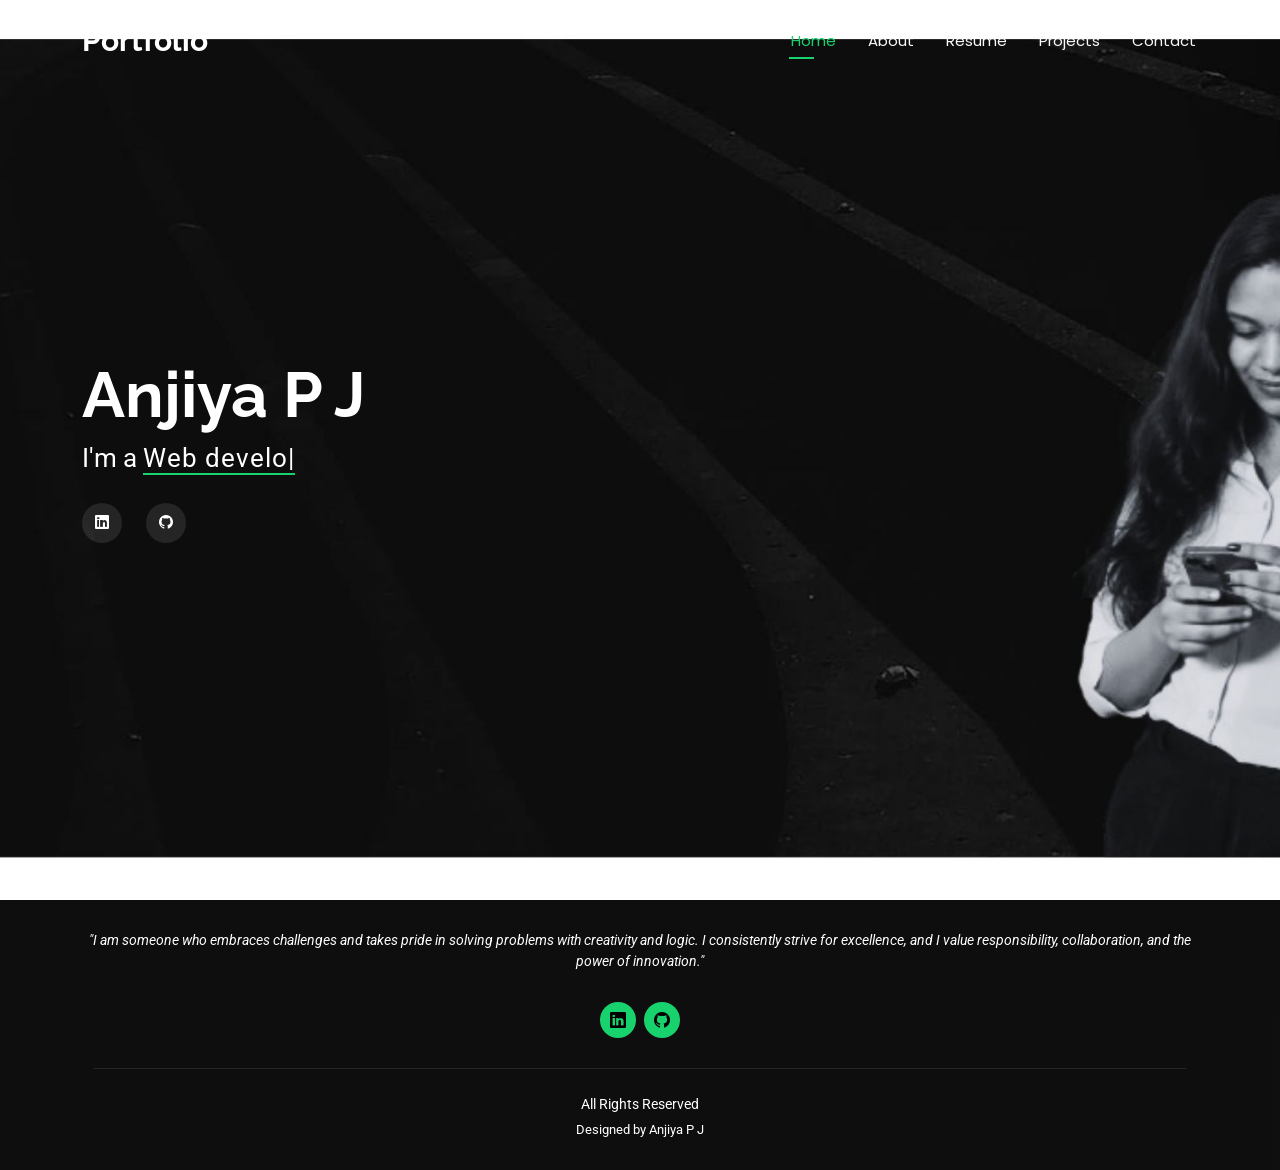
<file: index.html>
<!DOCTYPE html>
<html lang="en">
  <head>
    <meta charset="utf-8" />
    <meta content="width=device-width, initial-scale=1.0" name="viewport" />
    <title>Anjiya P J - Portfolio</title>
    <meta name="description" content="" />
    <meta name="keywords" content="" />

    <!-- Favicons -->
    <link href="assets/img/favicon.png" rel="icon" />
    <link href="assets/img/apple-touch-icon.png" rel="apple-touch-icon" />

    <!-- Fonts -->
    <link href="https://fonts.googleapis.com" rel="preconnect" />
    <link href="https://fonts.gstatic.com" rel="preconnect" crossorigin />
    <link
      href="https://fonts.googleapis.com/css2?family=Roboto:ital,wght@0,100;0,300;0,400;0,500;0,700;0,900;1,100;1,300;1,400;1,500;1,700;1,900&family=Poppins:ital,wght@0,100;0,200;0,300;0,400;0,500;0,600;0,700;0,800;0,900;1,100;1,200;1,300;1,400;1,500;1,600;1,700;1,800;1,900&family=Raleway:ital,wght@0,100;0,200;0,300;0,400;0,500;0,600;0,700;0,800;0,900;1,100;1,200;1,300;1,400;1,500;1,600;1,700;1,800;1,900&display=swap"
      rel="stylesheet"
    />

    <!-- Vendor CSS Files -->
    <link
      href="assets/vendor/bootstrap/css/bootstrap.min.css"
      rel="stylesheet"
    />
    <link
      href="assets/vendor/bootstrap-icons/bootstrap-icons.css"
      rel="stylesheet"
    />
    <link href="assets/vendor/aos/aos.css" rel="stylesheet" />
    <link href="assets/vendor/swiper/swiper-bundle.min.css" rel="stylesheet" />
    <link
      href="assets/vendor/glightbox/css/glightbox.min.css"
      rel="stylesheet"
    />

    <!-- Main CSS File -->
    <link href="assets/css/main.css" rel="stylesheet" />

    <!-- =======================================================
  * Template Name: Personal
  * Template URL: https://bootstrapmade.com/personal-free-resume-bootstrap-template/
  * Updated: Mar 05 2025 with Bootstrap v5.3.3
  * Author: BootstrapMade.com
  * License: https://bootstrapmade.com/license/
  ======================================================== -->
  </head>

  <body class="index-page">
    <header id="header" class="header d-flex align-items-center fixed-top">
      <div
        class="container-fluid container-xl position-relative d-flex align-items-center justify-content-between"
      >
        <a href="index.html" class="logo d-flex align-items-center">
          <!-- Uncomment the line below if you also wish to use an image logo -->
          <!-- <img src="assets/img/logo.webp" alt=""> -->
          <h1 class="sitename">Portfolio</h1>
        </a>

        <nav id="navmenu" class="navmenu">
          <ul>
            <li><a href="index.html" class="active">Home</a></li>
            <li><a href="about.html">About</a></li>
            <li><a href="resume.html">Resume</a></li>
            <li><a href="services.html">Projects</a></li>
            <li><a href="contact.html">Contact</a></li>
          </ul>
          <i class="mobile-nav-toggle d-xl-none bi bi-list"></i>
        </nav>
      </div>
    </header>

    <main class="main">
      <!-- Hero Section -->
      <section id="hero" class="hero section dark-background">
        <img src="./image1.jpg" alt="" data-aos="fade-in" />

        <div class="container" data-aos="zoom-out" data-aos-delay="100">
          <h2>Anjiya P J</h2>
          <p>
            I'm a
            <span
              class="typed"
              data-typed-items=" Web developer, Full stack devbeloper, Software Developer"
            ></span
            ><span class="typed-cursor typed-cursor--blink"></span>
          </p>
          <div class="social-links">
            <a href="https://www.linkedin.com/in/anjiya-pj-a567b8268/"
              ><i class="bi bi-linkedin"></i
            ></a>
            <a href="https://github.com/Anjiyapj"
              ><i class="bi bi-github"></i
            ></a>
          </div>
        </div>
      </section>
      <!-- /Hero Section -->
    </main>

    <footer id="footer" class="footer dark-background">
      <div class="container">
        <p>
          "I am someone who embraces challenges and takes pride in solving
          problems with creativity and logic. I consistently strive for
          excellence, and I value responsibility, collaboration, and the power
          of innovation."
        </p>
        <div class="social-links d-flex justify-content-center">
          <a href="https://www.linkedin.com/in/anjiya-pj-a567b8268/"
            ><i class="bi bi-linkedin"></i
          ></a>
          <a href="https://github.com/Anjiyapj"><i class="bi bi-github"></i></a>
        </div>
        <div class="container">
          <div class="copyright">
            <span>All Rights Reserved</span>
          </div>
          <div class="credits">Designed by Anjiya P J</div>
        </div>
      </div>
    </footer>

    <!-- Scroll Top -->
    <a
      href="#"
      id="scroll-top"
      class="scroll-top d-flex align-items-center justify-content-center"
      ><i class="bi bi-arrow-up-short"></i
    ></a>

    <!-- Preloader -->
    <div id="preloader"></div>

    <!-- Vendor JS Files -->
    <script src="assets/vendor/bootstrap/js/bootstrap.bundle.min.js"></script>
    <script src="assets/vendor/php-email-form/validate.js"></script>
    <script src="assets/vendor/aos/aos.js"></script>
    <script src="assets/vendor/typed.js/typed.umd.js"></script>
    <script src="assets/vendor/purecounter/purecounter_vanilla.js"></script>
    <script src="assets/vendor/waypoints/noframework.waypoints.js"></script>
    <script src="assets/vendor/swiper/swiper-bundle.min.js"></script>
    <script src="assets/vendor/glightbox/js/glightbox.min.js"></script>
    <script src="assets/vendor/imagesloaded/imagesloaded.pkgd.min.js"></script>
    <script src="assets/vendor/isotope-layout/isotope.pkgd.min.js"></script>

    <!-- Main JS File -->
    <script src="assets/js/main.js"></script>
  </body>
</html>
</file>
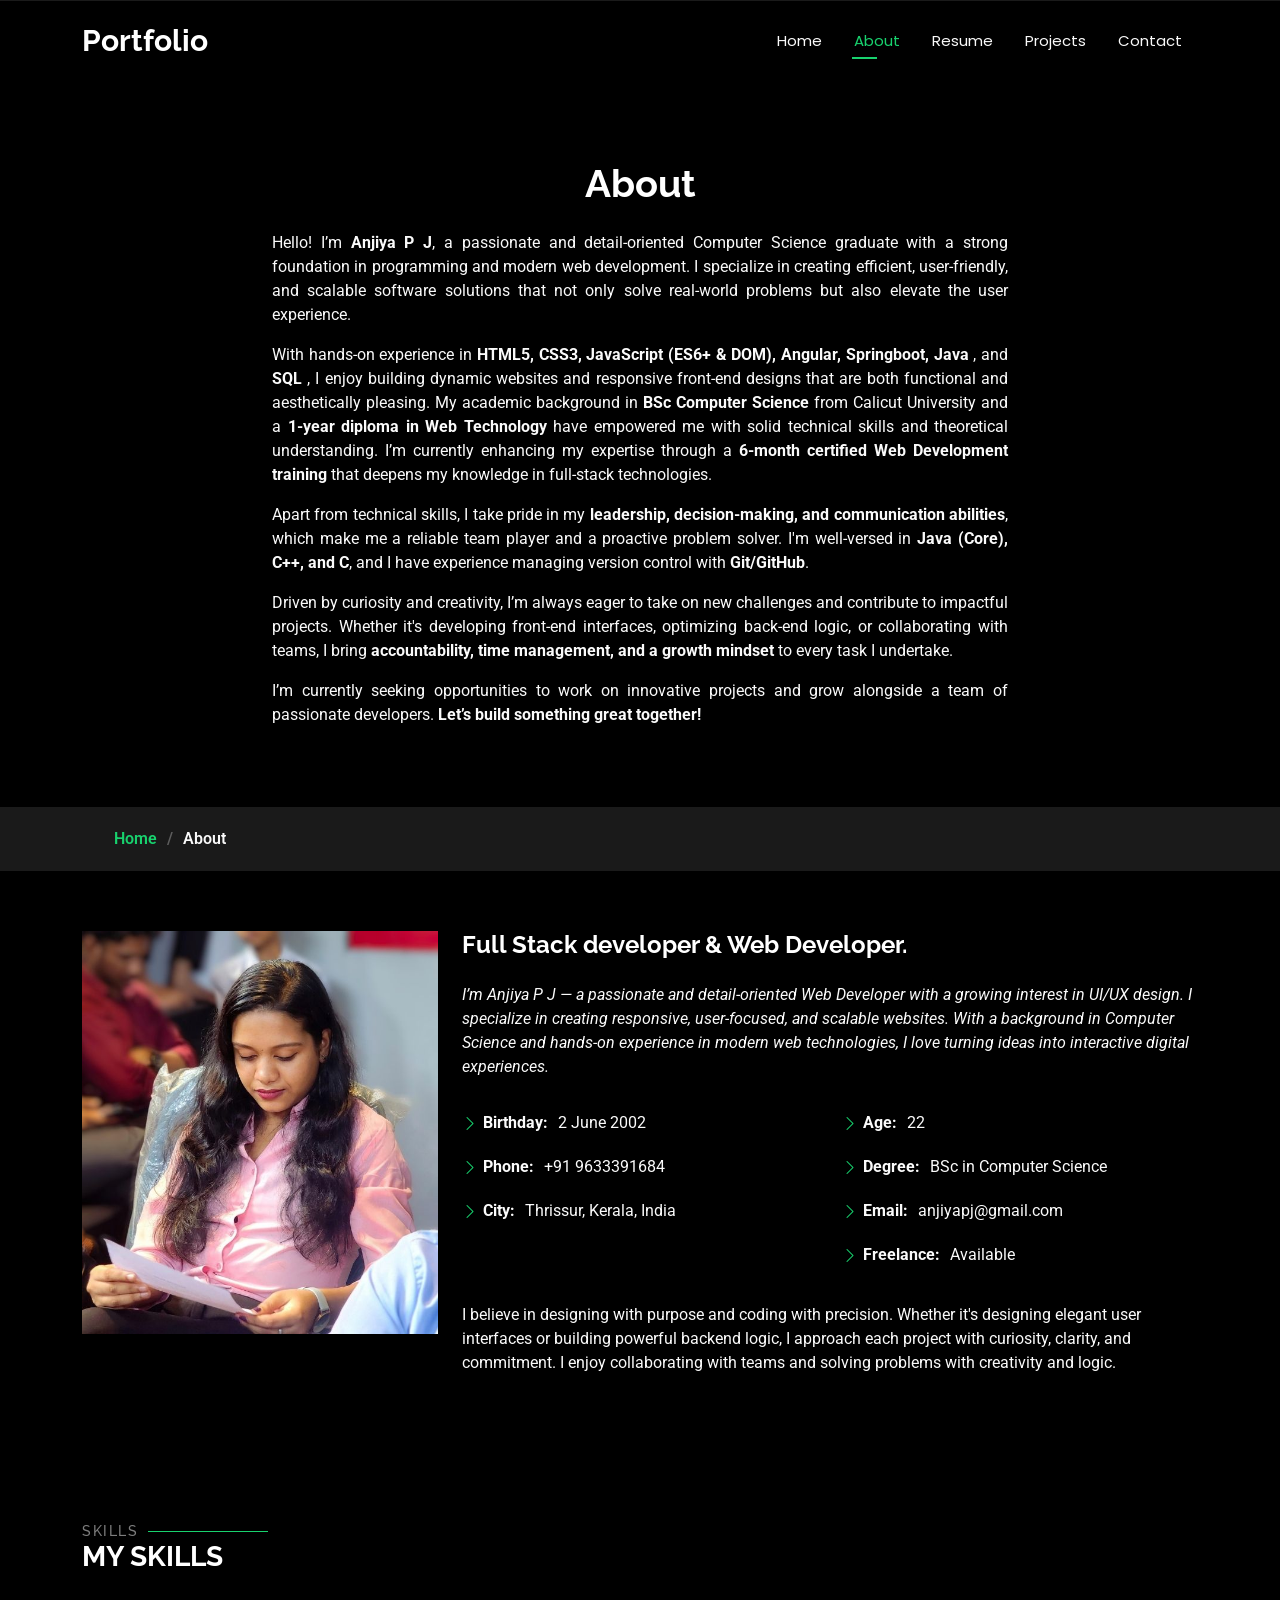
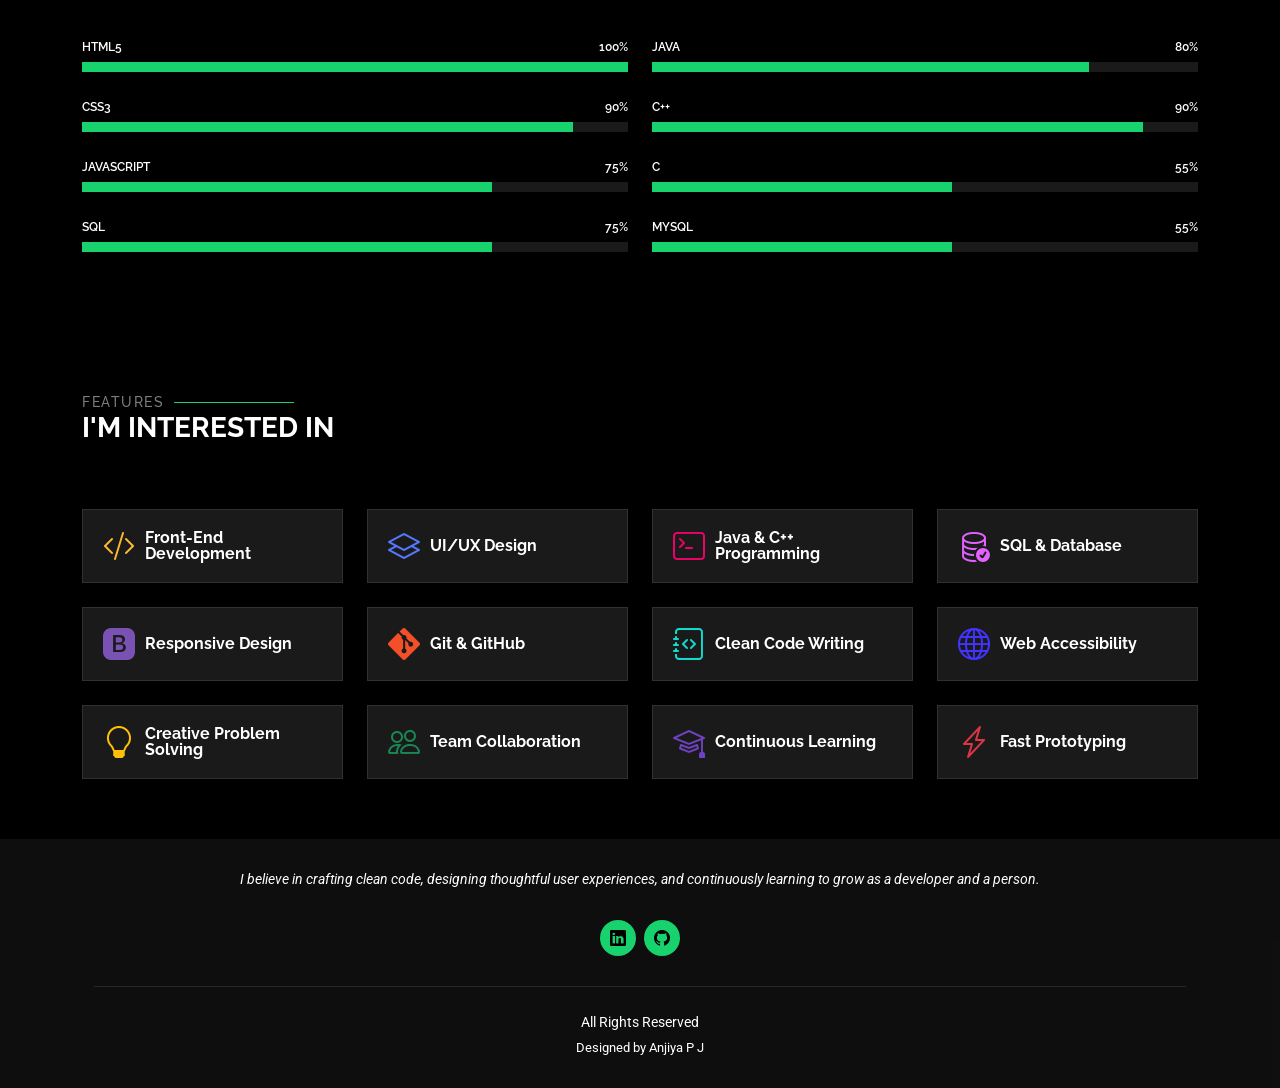
<file: about.html>
<!DOCTYPE html>
<html lang="en">

<head>
  <meta charset="utf-8">
  <meta content="width=device-width, initial-scale=1.0" name="viewport">
  <title>About</title>
  <meta name="description" content="">
  <meta name="keywords" content="">

  <!-- Favicons -->
  <link href="assets/img/favicon.png" rel="icon">
  <link href="assets/img/apple-touch-icon.png" rel="apple-touch-icon">

  <!-- Fonts -->
  <link href="https://fonts.googleapis.com" rel="preconnect">
  <link href="https://fonts.gstatic.com" rel="preconnect" crossorigin>
  <link href="https://fonts.googleapis.com/css2?family=Roboto:ital,wght@0,100;0,300;0,400;0,500;0,700;0,900;1,100;1,300;1,400;1,500;1,700;1,900&family=Poppins:ital,wght@0,100;0,200;0,300;0,400;0,500;0,600;0,700;0,800;0,900;1,100;1,200;1,300;1,400;1,500;1,600;1,700;1,800;1,900&family=Raleway:ital,wght@0,100;0,200;0,300;0,400;0,500;0,600;0,700;0,800;0,900;1,100;1,200;1,300;1,400;1,500;1,600;1,700;1,800;1,900&display=swap" rel="stylesheet">

  <!-- Vendor CSS Files -->
  <link href="assets/vendor/bootstrap/css/bootstrap.min.css" rel="stylesheet">
  <link href="assets/vendor/bootstrap-icons/bootstrap-icons.css" rel="stylesheet">
  <link href="assets/vendor/aos/aos.css" rel="stylesheet">
  <link href="assets/vendor/swiper/swiper-bundle.min.css" rel="stylesheet">
  <link href="assets/vendor/glightbox/css/glightbox.min.css" rel="stylesheet">

  <!-- Main CSS File -->
  <link href="assets/css/main.css" rel="stylesheet">

  <!-- =======================================================
  * Template Name: Personal
  * Template URL: https://bootstrapmade.com/personal-free-resume-bootstrap-template/
  * Updated: Mar 05 2025 with Bootstrap v5.3.3
  * Author: BootstrapMade.com
  * License: https://bootstrapmade.com/license/
  ======================================================== -->
</head>

<body class="about-page">

  <header id="header" class="header d-flex align-items-center fixed-top">
    <div class="container-fluid container-xl position-relative d-flex align-items-center justify-content-between">

      <a href="index.html" class="logo d-flex align-items-center">
        <!-- Uncomment the line below if you also wish to use an image logo -->
        <!-- <img src="assets/img/logo.webp" alt=""> -->
        <h1 class="sitename">Portfolio</h1>
      </a>

      <nav id="navmenu" class="navmenu">
        <ul>
          <li><a href="index.html">Home</a></li>
          <li><a href="about.html" class="active">About</a></li>
          <li><a href="resume.html">Resume</a></li>
          <li><a href="services.html">Projects</a></li>
          <li><a href="contact.html">Contact</a></li>
       
        <i class="mobile-nav-toggle d-xl-none bi bi-list"></i>
      </nav>

    </div>
  </header>

  <main class="main">

    <!-- Page Title -->
    <div class="page-title" data-aos="fade">
      <div class="heading">
        <div class="container">
          <div class="row d-flex justify-content-center text-center">
            <div class="col-lg-8 mx-auto">
              <h1 class="mb-4">About</h1>
              <div class="text-justify" style="text-align: justify;">
                <p class="mb-3">
                  Hello! I’m <strong>Anjiya P J</strong>, a passionate and detail-oriented Computer Science graduate with a strong foundation in programming and modern web development. I specialize in creating efficient, user-friendly, and scalable software solutions that not only solve real-world problems but also elevate the user experience.
                </p>
                
                <p class="mb-3">
                  With hands-on experience in <strong>HTML5, CSS3, JavaScript (ES6+ & DOM), Angular, Springboot, Java

            </strong>, and <strong>SQL</strong>
            , I enjoy building dynamic websites and responsive front-end designs that are both functional and 
            aesthetically pleasing. My academic background in <strong>BSc Computer Science</strong> 
            from Calicut University and a <strong>1-year diploma in Web Technology</strong> 
            have empowered me with solid technical skills and theoretical understanding. 
            I’m currently enhancing my expertise through a <strong>6-month certified Web Development training</strong> that deepens my knowledge in full-stack technologies.
                </p>
                
                <p class="mb-3">
                  Apart from technical skills, I take pride in my <strong>leadership, decision-making, and communication abilities</strong>, which make me a reliable team player and a proactive problem solver. I'm well-versed in <strong>Java (Core), C++, and C</strong>, and I have experience managing version control with <strong>Git/GitHub</strong>.
                </p>
                
                <p class="mb-3">
                  Driven by curiosity and creativity, I’m always eager to take on new challenges and contribute to impactful projects. Whether it's developing front-end interfaces, optimizing back-end logic, or collaborating with teams, I bring <strong>accountability, time management, and a growth mindset</strong> to every task I undertake.
                </p>
                
                <p class="mb-0">
                  I’m currently seeking opportunities to work on innovative projects and grow alongside a team of passionate developers. <strong>Let’s build something great together!</strong>
                </p>
              </div>
            </div>
            
          </div>
        </div>
      </div>
      <nav class="breadcrumbs">
        <div class="container">
          <ol>
            <li><a href="index.html">Home</a></li>
            <li class="current">About</li>
          </ol>
        </div>
      </nav>
    </div><!-- End Page Title -->

    <!-- About Section -->
    <section id="about" class="about section">

      <div class="container" data-aos="fade-up" data-aos-delay="100">

        <div class="row gy-4 justify-content-center">
          <div class="col-lg-4">
            <img src="./image2.jpg" class="img-fluid" alt="">
          </div>
          <div class="col-lg-8 content">
            <h2>Full Stack developer &amp; Web Developer.</h2>
            <p class="fst-italic py-3">
              I’m Anjiya P J — a passionate and detail-oriented Web Developer with a growing interest in UI/UX design. I specialize in creating responsive, user-focused, and scalable websites. With a background in Computer Science and hands-on experience in modern web technologies, I love turning ideas into interactive digital experiences.
            </p>
            <div class="row">
              <div class="col-lg-6">
                <ul>
                  <li><i class="bi bi-chevron-right"></i> <strong>Birthday:</strong> <span>2 June 2002</span></li>
                  <li><i class="bi bi-chevron-right"></i> <strong>Phone:</strong> <span>+91 9633391684</span></li>
                  <li><i class="bi bi-chevron-right"></i> <strong>City:</strong> <span>Thrissur, Kerala, India</span></li>
                </ul>
              </div>
              <div class="col-lg-6">
                <ul>
                  <li><i class="bi bi-chevron-right"></i> <strong>Age:</strong> <span>22</span></li>
                  <li><i class="bi bi-chevron-right"></i> <strong>Degree:</strong> <span>BSc in Computer Science</span></li>
                  <li><i class="bi bi-chevron-right"></i> <strong>Email:</strong> <span>anjiyapj@gmail.com</span></li>
                  <li><i class="bi bi-chevron-right"></i> <strong>Freelance:</strong> <span>Available</span></li>
                </ul>
              </div>
            </div>
            <p class="py-3">
              I believe in designing with purpose and coding with precision. Whether it's designing elegant user interfaces or building powerful backend logic, I approach each project with curiosity, clarity, and commitment. I enjoy collaborating with teams and solving problems with creativity and logic.
            </p>
          </div>
        </div>

      </div>

    </section><!-- /About Section -->



    <!-- Skills Section -->
    <section id="skills" class="skills section">

      <!-- Section Title -->
      <div class="container section-title" data-aos="fade-up">
        <h2>Skills</h2>
        <div><span>My</span> <span class="description-title">Skills</span></div>
      </div><!-- End Section Title -->

      <div class="container" data-aos="fade-up" data-aos-delay="100">

        <div class="row skills-content skills-animation">

          <div class="col-lg-6">

            <div class="progress">
              <span class="skill"><span>HTML5</span> <i class="val">100%</i></span>
              <div class="progress-bar-wrap">
                <div class="progress-bar" role="progressbar" aria-valuenow="100" aria-valuemin="0" aria-valuemax="100"></div>
              </div>
            </div><!-- End Skills Item -->

            <div class="progress">
              <span class="skill"><span>CSS3</span> <i class="val">90%</i></span>
              <div class="progress-bar-wrap">
                <div class="progress-bar" role="progressbar" aria-valuenow="90" aria-valuemin="0" aria-valuemax="100"></div>
              </div>
            </div><!-- End Skills Item -->

            <div class="progress">
              <span class="skill"><span>JavaScript</span> <i class="val">75%</i></span>
              <div class="progress-bar-wrap">
                <div class="progress-bar" role="progressbar" aria-valuenow="75" aria-valuemin="0" aria-valuemax="100"></div>
              </div>
            </div><!-- End Skills Item -->

            <div class="progress">
              <span class="skill"><span>SQL</span> <i class="val">75%</i></span>
              <div class="progress-bar-wrap">
                <div class="progress-bar" role="progressbar" aria-valuenow="75" aria-valuemin="0" aria-valuemax="100"></div>
              </div>
            </div><!-- End Skills Item -->

          </div>

          <div class="col-lg-6">

            <div class="progress">
              <span class="skill"><span>Java</span> <i class="val">80%</i></span>
              <div class="progress-bar-wrap">
                <div class="progress-bar" role="progressbar" aria-valuenow="80" aria-valuemin="0" aria-valuemax="100"></div>
              </div>
            </div><!-- End Skills Item -->

            <div class="progress">
              <span class="skill"><span>C++</span> <i class="val">90%</i></span>
              <div class="progress-bar-wrap">
                <div class="progress-bar" role="progressbar" aria-valuenow="90" aria-valuemin="0" aria-valuemax="100"></div>
              </div>
            </div><!-- End Skills Item -->

            <div class="progress">
              <span class="skill"><span>C</span> <i class="val">55%</i></span>
              <div class="progress-bar-wrap">
                <div class="progress-bar" role="progressbar" aria-valuenow="55" aria-valuemin="0" aria-valuemax="100"></div>
              </div>
            </div><!-- End Skills Item -->

            <div class="progress">
              <span class="skill"><span>MySQL</span> <i class="val">55%</i></span>
              <div class="progress-bar-wrap">
                <div class="progress-bar" role="progressbar" aria-valuenow="55" aria-valuemin="0" aria-valuemax="100"></div>
              </div>
            </div><!-- End Skills Item -->

          </div>

        </div>

      </div>

    </section><!-- /Skills Section -->

    <!-- Interests Section -->
    <section id="interests" class="interests section">

      <!-- Section Title -->
      <div class="container section-title" data-aos="fade-up">
        <h2>Features</h2>
        <div><span>I'm</span> <span class="description-title">interested in</span></div>
      </div><!-- End Section Title -->
    
      <div class="container">
        <div class="row gy-4">
    
          <div class="col-lg-3 col-md-4" data-aos="fade-up" data-aos-delay="100">
            <div class="features-item">
              <i class="bi bi-code-slash" style="color: #ffbb2c;"></i>
              <h3><a href="" class="stretched-link">Front-End Development</a></h3>
            </div>
          </div>
    
          <div class="col-lg-3 col-md-4" data-aos="fade-up" data-aos-delay="200">
            <div class="features-item">
              <i class="bi bi-layers" style="color: #5578ff;"></i>
              <h3><a href="" class="stretched-link">UI/UX Design</a></h3>
            </div>
          </div>
    
          <div class="col-lg-3 col-md-4" data-aos="fade-up" data-aos-delay="300">
            <div class="features-item">
              <i class="bi bi-terminal" style="color: #e80368;"></i>
              <h3><a href="" class="stretched-link">Java & C++ Programming</a></h3>
            </div>
          </div>
    
          <div class="col-lg-3 col-md-4" data-aos="fade-up" data-aos-delay="400">
            <div class="features-item">
              <i class="bi bi-database-check" style="color: #e361ff;"></i>
              <h3><a href="" class="stretched-link">SQL & Database</a></h3>
            </div>
          </div>
    
          <div class="col-lg-3 col-md-4" data-aos="fade-up" data-aos-delay="500">
            <div class="features-item">
              <i class="bi bi-bootstrap-fill" style="color: #7952b3;"></i>
              <h3><a href="" class="stretched-link">Responsive Design</a></h3>
            </div>
          </div>
    
          <div class="col-lg-3 col-md-4" data-aos="fade-up" data-aos-delay="600">
            <div class="features-item">
              <i class="bi bi-git" style="color: #f34f29;"></i>
              <h3><a href="" class="stretched-link">Git & GitHub</a></h3>
            </div>
          </div>
    
          <div class="col-lg-3 col-md-4" data-aos="fade-up" data-aos-delay="700">
            <div class="features-item">
              <i class="bi bi-journal-code" style="color: #11dbcf;"></i>
              <h3><a href="" class="stretched-link">Clean Code Writing</a></h3>
            </div>
          </div>
    
          <div class="col-lg-3 col-md-4" data-aos="fade-up" data-aos-delay="800">
            <div class="features-item">
              <i class="bi bi-globe" style="color: #4233ff;"></i>
              <h3><a href="" class="stretched-link">Web Accessibility</a></h3>
            </div>
          </div>
    
          <div class="col-lg-3 col-md-4" data-aos="fade-up" data-aos-delay="900">
            <div class="features-item">
              <i class="bi bi-lightbulb" style="color: #ffc107;"></i>
              <h3><a href="" class="stretched-link">Creative Problem Solving</a></h3>
            </div>
          </div>
    
          <div class="col-lg-3 col-md-4" data-aos="fade-up" data-aos-delay="1000">
            <div class="features-item">
              <i class="bi bi-people" style="color: #198754;"></i>
              <h3><a href="" class="stretched-link">Team Collaboration</a></h3>
            </div>
          </div>
    
          <div class="col-lg-3 col-md-4" data-aos="fade-up" data-aos-delay="1100">
            <div class="features-item">
              <i class="bi bi-mortarboard" style="color: #6f42c1;"></i>
              <h3><a href="" class="stretched-link">Continuous Learning</a></h3>
            </div>
          </div>
    
          <div class="col-lg-3 col-md-4" data-aos="fade-up" data-aos-delay="1200">
            <div class="features-item">
              <i class="bi bi-lightning-charge" style="color: #dc3545;"></i>
              <h3><a href="" class="stretched-link">Fast Prototyping</a></h3>
            </div>
          </div>
    
        </div>
      </div>
    </section>
    

  </main>

  <footer id="footer" class="footer dark-background">
    <div class="container">
      <p>I believe in crafting clean code, designing thoughtful user experiences, and continuously learning to grow as a developer and a person.</p>
      <div class="social-links d-flex justify-content-center">
        <a href="https://www.linkedin.com/in/anjiya-pj-a567b8268/"><i class="bi bi-linkedin"></i></a>
        <a href="https://github.com/Anjiyapj"><i class="bi bi-github"></i></a>
      </div>
      <div class="container">
        <div class="copyright">
          <span>All Rights Reserved</span>
        </div>
        <div class="credits">
          Designed by Anjiya P J</a>
        </div>
      </div>
    </div>
  </footer>

  <!-- Scroll Top -->
  <a href="#" id="scroll-top" class="scroll-top d-flex align-items-center justify-content-center"><i class="bi bi-arrow-up-short"></i></a>

  <!-- Preloader -->
  <div id="preloader"></div>

  <!-- Vendor JS Files -->
  <script src="assets/vendor/bootstrap/js/bootstrap.bundle.min.js"></script>
  <script src="assets/vendor/php-email-form/validate.js"></script>
  <script src="assets/vendor/aos/aos.js"></script>
  <script src="assets/vendor/typed.js/typed.umd.js"></script>
  <script src="assets/vendor/purecounter/purecounter_vanilla.js"></script>
  <script src="assets/vendor/waypoints/noframework.waypoints.js"></script>
  <script src="assets/vendor/swiper/swiper-bundle.min.js"></script>
  <script src="assets/vendor/glightbox/js/glightbox.min.js"></script>
  <script src="assets/vendor/imagesloaded/imagesloaded.pkgd.min.js"></script>
  <script src="assets/vendor/isotope-layout/isotope.pkgd.min.js"></script>

  <!-- Main JS File -->
  <script src="assets/js/main.js"></script>

</body>

</html>
</file>
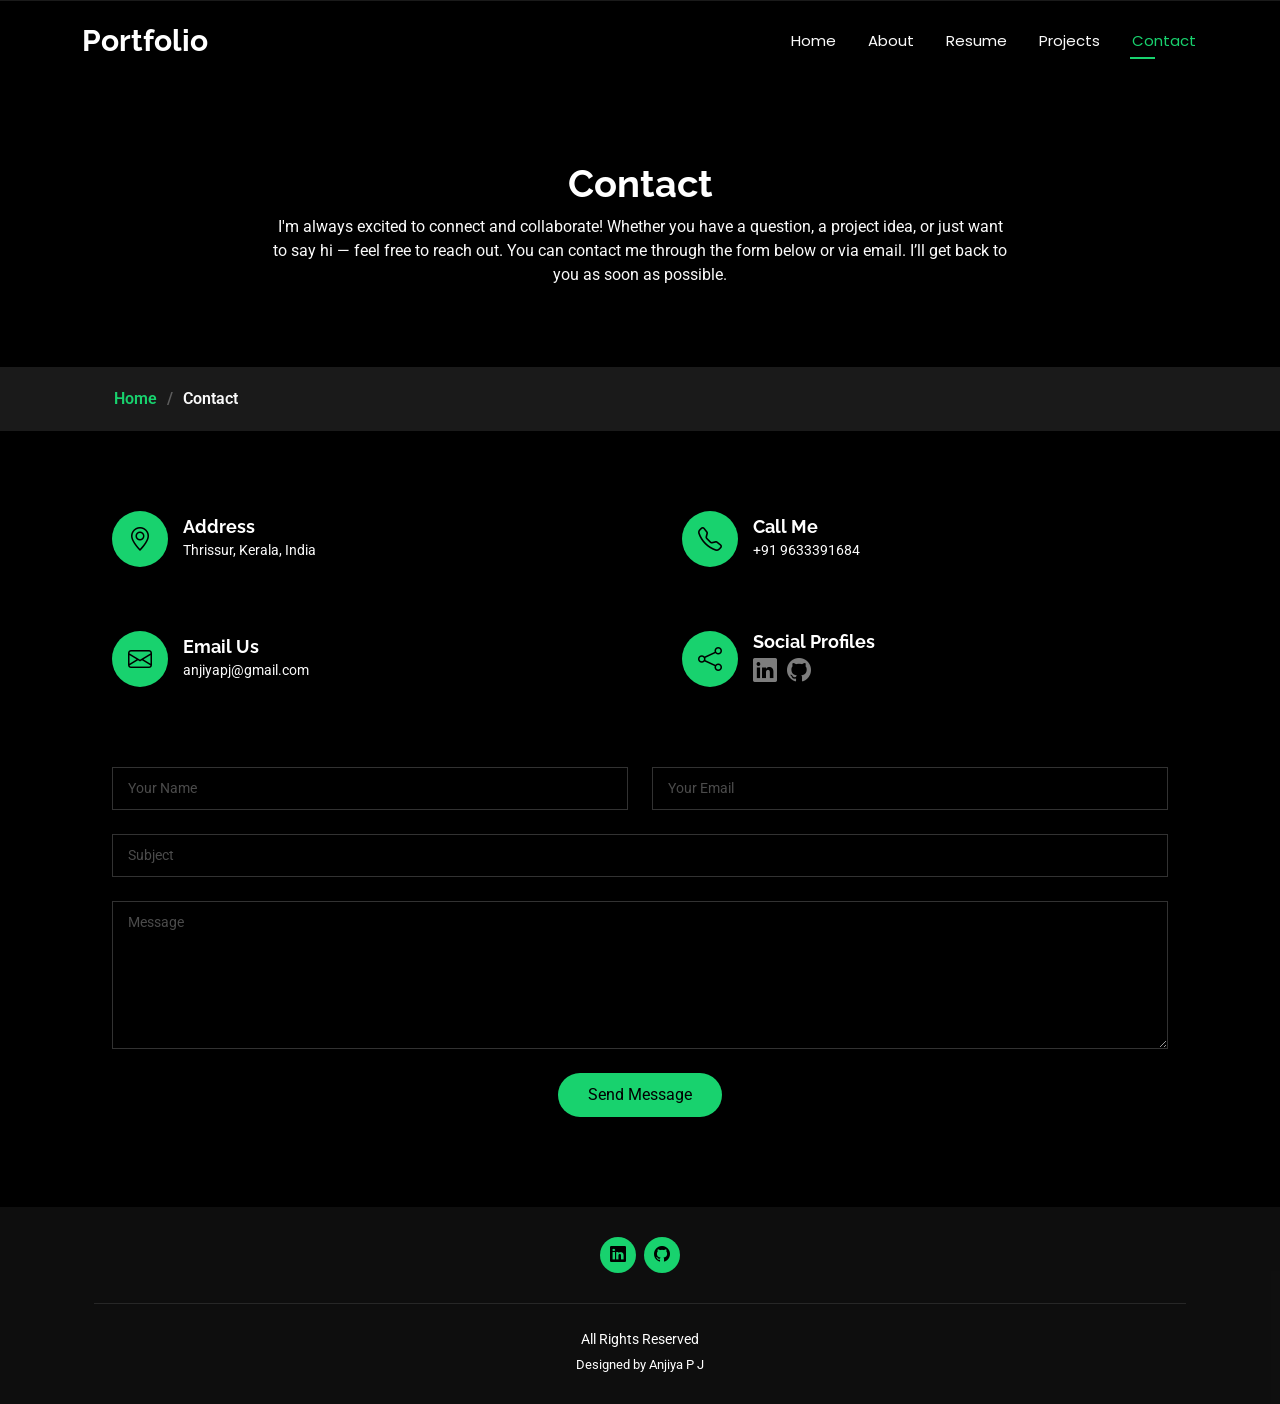
<file: contact.html>
<!DOCTYPE html>
<html lang="en">

<head>
  <meta charset="utf-8">
  <meta content="width=device-width, initial-scale=1.0" name="viewport">
  <title>Contact</title>
  <meta name="description" content="">
  <meta name="keywords" content="">

  <!-- Favicons -->
  <link href="assets/img/favicon.png" rel="icon">
  <link href="assets/img/apple-touch-icon.png" rel="apple-touch-icon">

  <!-- Fonts -->
  <link href="https://fonts.googleapis.com" rel="preconnect">
  <link href="https://fonts.gstatic.com" rel="preconnect" crossorigin>
  <link href="https://fonts.googleapis.com/css2?family=Roboto:ital,wght@0,100;0,300;0,400;0,500;0,700;0,900;1,100;1,300;1,400;1,500;1,700;1,900&family=Poppins:ital,wght@0,100;0,200;0,300;0,400;0,500;0,600;0,700;0,800;0,900;1,100;1,200;1,300;1,400;1,500;1,600;1,700;1,800;1,900&family=Raleway:ital,wght@0,100;0,200;0,300;0,400;0,500;0,600;0,700;0,800;0,900;1,100;1,200;1,300;1,400;1,500;1,600;1,700;1,800;1,900&display=swap" rel="stylesheet">

  <!-- Vendor CSS Files -->
  <link href="assets/vendor/bootstrap/css/bootstrap.min.css" rel="stylesheet">
  <link href="assets/vendor/bootstrap-icons/bootstrap-icons.css" rel="stylesheet">
  <link href="assets/vendor/aos/aos.css" rel="stylesheet">
  <link href="assets/vendor/swiper/swiper-bundle.min.css" rel="stylesheet">
  <link href="assets/vendor/glightbox/css/glightbox.min.css" rel="stylesheet">

  <!-- Main CSS File -->
  <link href="assets/css/main.css" rel="stylesheet">

  <!-- =======================================================
  * Template Name: Personal
  * Template URL: https://bootstrapmade.com/personal-free-resume-bootstrap-template/
  * Updated: Mar 05 2025 with Bootstrap v5.3.3
  * Author: BootstrapMade.com
  * License: https://bootstrapmade.com/license/
  ======================================================== -->
</head>

<body class="contact-page">

  <header id="header" class="header d-flex align-items-center fixed-top">
    <div class="container-fluid container-xl position-relative d-flex align-items-center justify-content-between">

      <a href="index.html" class="logo d-flex align-items-center">
        <!-- Uncomment the line below if you also wish to use an image logo -->
        <!-- <img src="assets/img/logo.webp" alt=""> -->
        <h1 class="sitename">Portfolio</h1>
      </a>

      <nav id="navmenu" class="navmenu">
        <ul>
          <li><a href="index.html">Home</a></li>
          <li><a href="about.html">About</a></li>
          <li><a href="resume.html">Resume</a></li>
          <li><a href="services.html">Projects</a></li>
          <li><a href="contact.html" class="active">Contact</a></li>
        </ul>
        <i class="mobile-nav-toggle d-xl-none bi bi-list"></i>
      </nav>

    </div>
  </header>

  <main class="main">

    <!-- Page Title -->
    <div class="page-title" data-aos="fade">
      <div class="heading">
        <div class="container">
          <div class="row d-flex justify-content-center text-center">
            <div class="col-lg-8">
              <h1>Contact</h1>
              <p class="mb-0">I'm always excited to connect and collaborate! Whether you have a question, a project idea, or just want to say hi — feel free to reach out. You can contact me through the form below or via email. I’ll get back to you as soon as possible.</p>
            </div>
          </div>
        </div>
      </div>
      <nav class="breadcrumbs">
        <div class="container">
          <ol>
            <li><a href="index.html">Home</a></li>
            <li class="current">Contact</li>
          </ol>
        </div>
      </nav>
    </div><!-- End Page Title -->

    <!-- Contact Section -->
    <section id="contact" class="contact section">

      <div class="container" data-aos="fade-up" data-aos-delay="100">

        <div class="row gy-4">

          <div class="col-md-6">
            <div class="info-item d-flex align-items-center" data-aos="fade-up" data-aos-delay="200">
              <i class="icon bi bi-geo-alt flex-shrink-0"></i>
              <div>
                <h3>Address</h3>
                <p>Thrissur, Kerala, India</p>
              </div>
            </div>
          </div><!-- End Info Item -->

          <div class="col-md-6">
            <div class="info-item d-flex align-items-center" data-aos="fade-up" data-aos-delay="300">
              <i class="icon bi bi-telephone flex-shrink-0"></i>
              <div>
                <h3>Call Me</h3>
                <p>+91 9633391684</p>
              </div>
            </div>
          </div><!-- End Info Item -->

          <div class="col-md-6">
            <div class="info-item d-flex align-items-center" data-aos="fade-up" data-aos-delay="400">
              <i class="icon bi bi-envelope flex-shrink-0"></i>
              <div>
                <h3>Email Us</h3>
                <p>anjiyapj@gmail.com</p>
              </div>
            </div>
          </div><!-- End Info Item -->

          <div class="col-md-6">
            <div class="info-item d-flex align-items-center" data-aos="fade-up" data-aos-delay="500">
              <i class="icon bi bi-share flex-shrink-0"></i>
              <div>
                <h3>Social Profiles</h3>
                <div class="social-links">
                  <a href="https://www.linkedin.com/in/anjiya-pj-a567b8268/"><i class="bi bi-linkedin"></i></a>
                  <a href="https://github.com/Anjiyapj"><i class="bi bi-github"></i></a>
                </div>
              </div>
            </div>
          </div><!-- End Info Item -->

        </div>

        <form action="forms/contact.php" method="post" class="php-email-form" data-aos="fade-up" data-aos-delay="600">
          <div class="row gy-4">

            <div class="col-md-6">
              <input type="text" name="name" class="form-control" placeholder="Your Name" required="">
            </div>

            <div class="col-md-6 ">
              <input type="email" class="form-control" name="email" placeholder="Your Email" required="">
            </div>

            <div class="col-md-12">
              <input type="text" class="form-control" name="subject" placeholder="Subject" required="">
            </div>

            <div class="col-md-12">
              <textarea class="form-control" name="message" rows="6" placeholder="Message" required=""></textarea>
            </div>

            <div class="col-md-12 text-center">
              <div class="loading">Loading</div>
              <div class="error-message"></div>
              <div class="sent-message">Your message has been sent. Thank you!</div>

              <button type="submit">Send Message</button>
            </div>

          </div>
        </form><!-- End Contact Form -->

      </div>

    </section><!-- /Contact Section -->

  </main>

  <footer id="footer" class="footer dark-background">
    <div class="container">
      <div class="social-links d-flex justify-content-center">
        <a href="https://www.linkedin.com/in/anjiya-pj-a567b8268/"><i class="bi bi-linkedin"></i></a>
        <a href="https://github.com/Anjiyapj"><i class="bi bi-github"></i></a>
      </div>
      <div class="container">
        <div class="copyright">
          <span>All Rights Reserved</span>
        </div>
        <div class="credits">
          <!-- All the links in the footer should remain intact. -->
          <!-- You can delete the links only if you've purchased the pro version. -->
          <!-- Licensing information: https://bootstrapmade.com/license/ -->
          <!-- Purchase the pro version with working PHP/AJAX contact form: [buy-url] -->
          Designed by Anjiya P J</a>
        </div>
      </div>
    </div>
  </footer>

  <!-- Scroll Top -->
  <a href="#" id="scroll-top" class="scroll-top d-flex align-items-center justify-content-center"><i class="bi bi-arrow-up-short"></i></a>

  <!-- Preloader -->
  <div id="preloader"></div>

  <!-- Vendor JS Files -->
  <script src="assets/vendor/bootstrap/js/bootstrap.bundle.min.js"></script>
  <script src="assets/vendor/php-email-form/validate.js"></script>
  <script src="assets/vendor/aos/aos.js"></script>
  <script src="assets/vendor/typed.js/typed.umd.js"></script>
  <script src="assets/vendor/purecounter/purecounter_vanilla.js"></script>
  <script src="assets/vendor/waypoints/noframework.waypoints.js"></script>
  <script src="assets/vendor/swiper/swiper-bundle.min.js"></script>
  <script src="assets/vendor/glightbox/js/glightbox.min.js"></script>
  <script src="assets/vendor/imagesloaded/imagesloaded.pkgd.min.js"></script>
  <script src="assets/vendor/isotope-layout/isotope.pkgd.min.js"></script>

  <!-- Main JS File -->
  <script src="assets/js/main.js"></script>

</body>

</html>
</file>
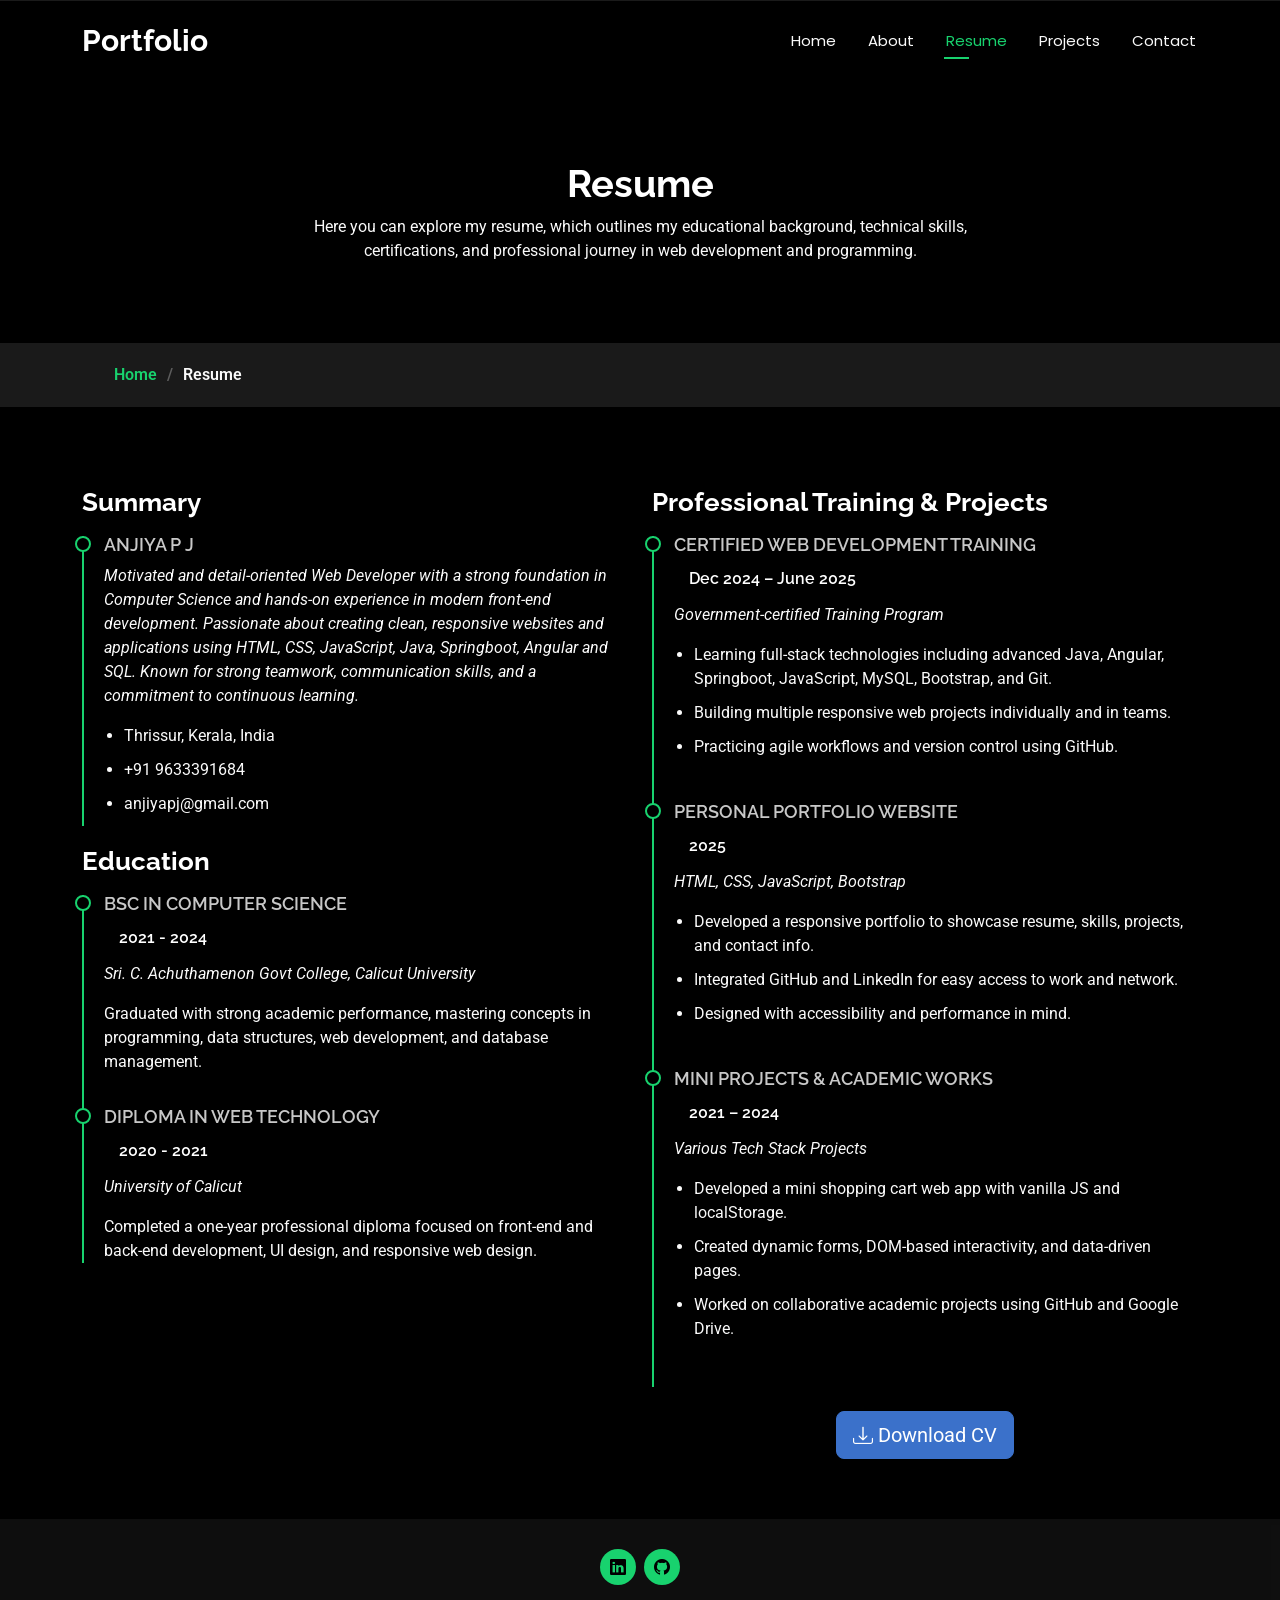
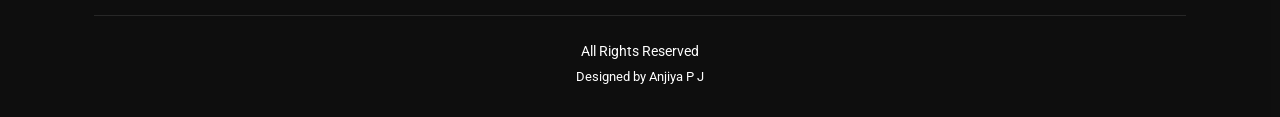
<file: resume.html>
<!DOCTYPE html>
<html lang="en">

<head>
  <meta charset="utf-8">
  <meta content="width=device-width, initial-scale=1.0" name="viewport">
  <title>Resume</title>
  <meta name="description" content="">
  <meta name="keywords" content="">

  <!-- Favicons -->
  <link href="assets/img/favicon.png" rel="icon">
  <link href="assets/img/apple-touch-icon.png" rel="apple-touch-icon">

  <!-- Fonts -->
  <link href="https://fonts.googleapis.com" rel="preconnect">
  <link href="https://fonts.gstatic.com" rel="preconnect" crossorigin>
  <link href="https://fonts.googleapis.com/css2?family=Roboto:ital,wght@0,100;0,300;0,400;0,500;0,700;0,900;1,100;1,300;1,400;1,500;1,700;1,900&family=Poppins:ital,wght@0,100;0,200;0,300;0,400;0,500;0,600;0,700;0,800;0,900;1,100;1,200;1,300;1,400;1,500;1,600;1,700;1,800;1,900&family=Raleway:ital,wght@0,100;0,200;0,300;0,400;0,500;0,600;0,700;0,800;0,900;1,100;1,200;1,300;1,400;1,500;1,600;1,700;1,800;1,900&display=swap" rel="stylesheet">

  <!-- Vendor CSS Files -->
  <link href="assets/vendor/bootstrap/css/bootstrap.min.css" rel="stylesheet">
  <link href="assets/vendor/bootstrap-icons/bootstrap-icons.css" rel="stylesheet">
  <link href="assets/vendor/aos/aos.css" rel="stylesheet">
  <link href="assets/vendor/swiper/swiper-bundle.min.css" rel="stylesheet">
  <link href="assets/vendor/glightbox/css/glightbox.min.css" rel="stylesheet">

  <!-- Main CSS File -->
  <link href="assets/css/main.css" rel="stylesheet">

</head>

<body class="resume-page">

  <header id="header" class="header d-flex align-items-center fixed-top">
    <div class="container-fluid container-xl position-relative d-flex align-items-center justify-content-between">

      <a href="index.html" class="logo d-flex align-items-center">
        <!-- Uncomment the line below if you also wish to use an image logo -->
        <!-- <img src="assets/img/logo.webp" alt=""> -->
        <h1 class="sitename">Portfolio</h1>
      </a>

      <nav id="navmenu" class="navmenu">
        <ul>
          <li><a href="index.html">Home</a></li>
          <li><a href="about.html">About</a></li>
          <li><a href="resume.html" class="active">Resume</a></li>
          <li><a href="services.html">Projects</a></li>
          <li><a href="contact.html">Contact</a></li>
        </ul>
        <i class="mobile-nav-toggle d-xl-none bi bi-list"></i>
      </nav>

    </div>
  </header>

  <main class="main">

    <!-- Page Title -->
    <div class="page-title" data-aos="fade">
      <div class="heading">
        <div class="container">
          <div class="row d-flex justify-content-center text-center">
            <div class="col-lg-8">
              <h1>Resume</h1>
              <p class="mb-0">Here you can explore my resume, which outlines my educational background, technical skills, certifications, and professional journey in web development and programming.</p>
            </div>
          </div>
        </div>
      </div>
      <nav class="breadcrumbs">
        <div class="container">
          <ol>
            <li><a href="index.html">Home</a></li>
            <li class="current">Resume</li>
          </ol>
        </div>
      </nav>
    </div><!-- End Page Title -->

    <!-- Resume Section -->
<section id="resume" class="resume section">

  <div class="container">

    <div class="row">

      <!-- Left Column -->
      <div class="col-lg-6" data-aos="fade-up" data-aos-delay="100">
        <h3 class="resume-title">Summary</h3>

        <div class="resume-item pb-0">
          <h4>Anjiya P J</h4>
          <p><em>Motivated and detail-oriented Web Developer with a strong foundation in Computer Science and hands-on experience in modern front-end development. 
            Passionate about creating clean, responsive websites and applications using HTML, CSS, JavaScript, Java, Springboot, Angular and SQL. Known for strong teamwork, 
            communication skills, and a commitment to continuous learning.</em></p>
          <ul>
            <li>Thrissur, Kerala, India</li>
            <li>+91 9633391684</li>
            <li>anjiyapj@gmail.com</li>
          </ul>
        </div><!-- End Resume Item -->

        <h3 class="resume-title">Education</h3>

        <div class="resume-item">
          <h4>BSc in Computer Science</h4>
          <h5>2021 - 2024</h5>
          <p><em>Sri. C. Achuthamenon Govt College, Calicut University</em></p>
          <p>Graduated with strong academic performance, mastering concepts in programming, data structures, web development, and database management.</p>
        </div><!-- End Resume Item -->

        <div class="resume-item">
          <h4>Diploma in Web Technology</h4>
          <h5>2020 - 2021</h5>
          <p><em>University of Calicut</em></p>
          <p>Completed a one-year professional diploma focused on front-end and back-end development, UI design, and responsive web design.</p>
        </div><!-- End Resume Item -->

      </div>

      <!-- Right Column -->
      <div class="col-lg-6" data-aos="fade-up" data-aos-delay="200">
        <h3 class="resume-title">Professional Training & Projects</h3>

        <div class="resume-item">
          <h4>Certified Web Development Training </h4>
          <h5>Dec 2024 – June 2025</h5>
          <p><em>Government-certified Training Program</em></p>
          <ul>
            <li>Learning full-stack technologies including advanced Java, Angular, Springboot, JavaScript, MySQL, Bootstrap, and Git.</li>
            <li>Building multiple responsive web projects individually and in teams.</li>
            <li>Practicing agile workflows and version control using GitHub.</li>
          </ul>
        </div><!-- End Resume Item -->

        <div class="resume-item">
          <h4>Personal Portfolio Website</h4>
          <h5>2025</h5>
          <p><em>HTML, CSS, JavaScript, Bootstrap</em></p>
          <ul>
            <li>Developed a responsive portfolio to showcase resume, skills, projects, and contact info.</li>
            <li>Integrated GitHub and LinkedIn for easy access to work and network.</li>
            <li>Designed with accessibility and performance in mind.</li>
          </ul>
        </div><!-- End Resume Item -->

        <div class="resume-item">
          <h4>Mini Projects & Academic Works</h4>
          <h5>2021 – 2024</h5>
          <p><em>Various Tech Stack Projects</em></p>
          <ul>
            <li>Developed a mini shopping cart web app with vanilla JS and localStorage.</li>
            <li>Created dynamic forms, DOM-based interactivity, and data-driven pages.</li>
            <li>Worked on collaborative academic projects using GitHub and Google Drive.</li>
          </ul>
        </div><!-- End Resume Item -->
        <!-- Download CV Button -->
        <div class="container text-center mt-4" data-aos="fade-up">
          <a href="./ANJIYA_ATS_CV.pdf.pdf" class="btn btn-primary btn-lg" download>
          <i class="bi bi-download"></i> Download CV
          </a>
        </div>

      </div>

    </div>

  </div>

</section><!-- /Resume Section -->

  </main>

  <footer id="footer" class="footer dark-background">
    <div class="container">
      <div class="social-links d-flex justify-content-center">
        <a href="https://www.linkedin.com/in/anjiya-pj-a567b8268/"><i class="bi bi-linkedin"></i></a>
        <a href="https://github.com/Anjiyapj"><i class="bi bi-github"></i></a>
      </div>
      <div class="container">
        <div class="copyright">
          <span>All Rights Reserved</span>
        </div>
        <div class="credits">
          Designed by Anjiya P J</a>
        </div>
      </div>
    </div>
  </footer>

  <!-- Scroll Top -->
  <a href="#" id="scroll-top" class="scroll-top d-flex align-items-center justify-content-center"><i class="bi bi-arrow-up-short"></i></a>

  <!-- Preloader -->
  <div id="preloader"></div>

  <!-- Vendor JS Files -->
  <script src="assets/vendor/bootstrap/js/bootstrap.bundle.min.js"></script>
  <script src="assets/vendor/php-email-form/validate.js"></script>
  <script src="assets/vendor/aos/aos.js"></script>
  <script src="assets/vendor/typed.js/typed.umd.js"></script>
  <script src="assets/vendor/purecounter/purecounter_vanilla.js"></script>
  <script src="assets/vendor/waypoints/noframework.waypoints.js"></script>
  <script src="assets/vendor/swiper/swiper-bundle.min.js"></script>
  <script src="assets/vendor/glightbox/js/glightbox.min.js"></script>
  <script src="assets/vendor/imagesloaded/imagesloaded.pkgd.min.js"></script>
  <script src="assets/vendor/isotope-layout/isotope.pkgd.min.js"></script>

  <!-- Main JS File -->
  <script src="assets/js/main.js"></script>

</body>

</html>
</file>
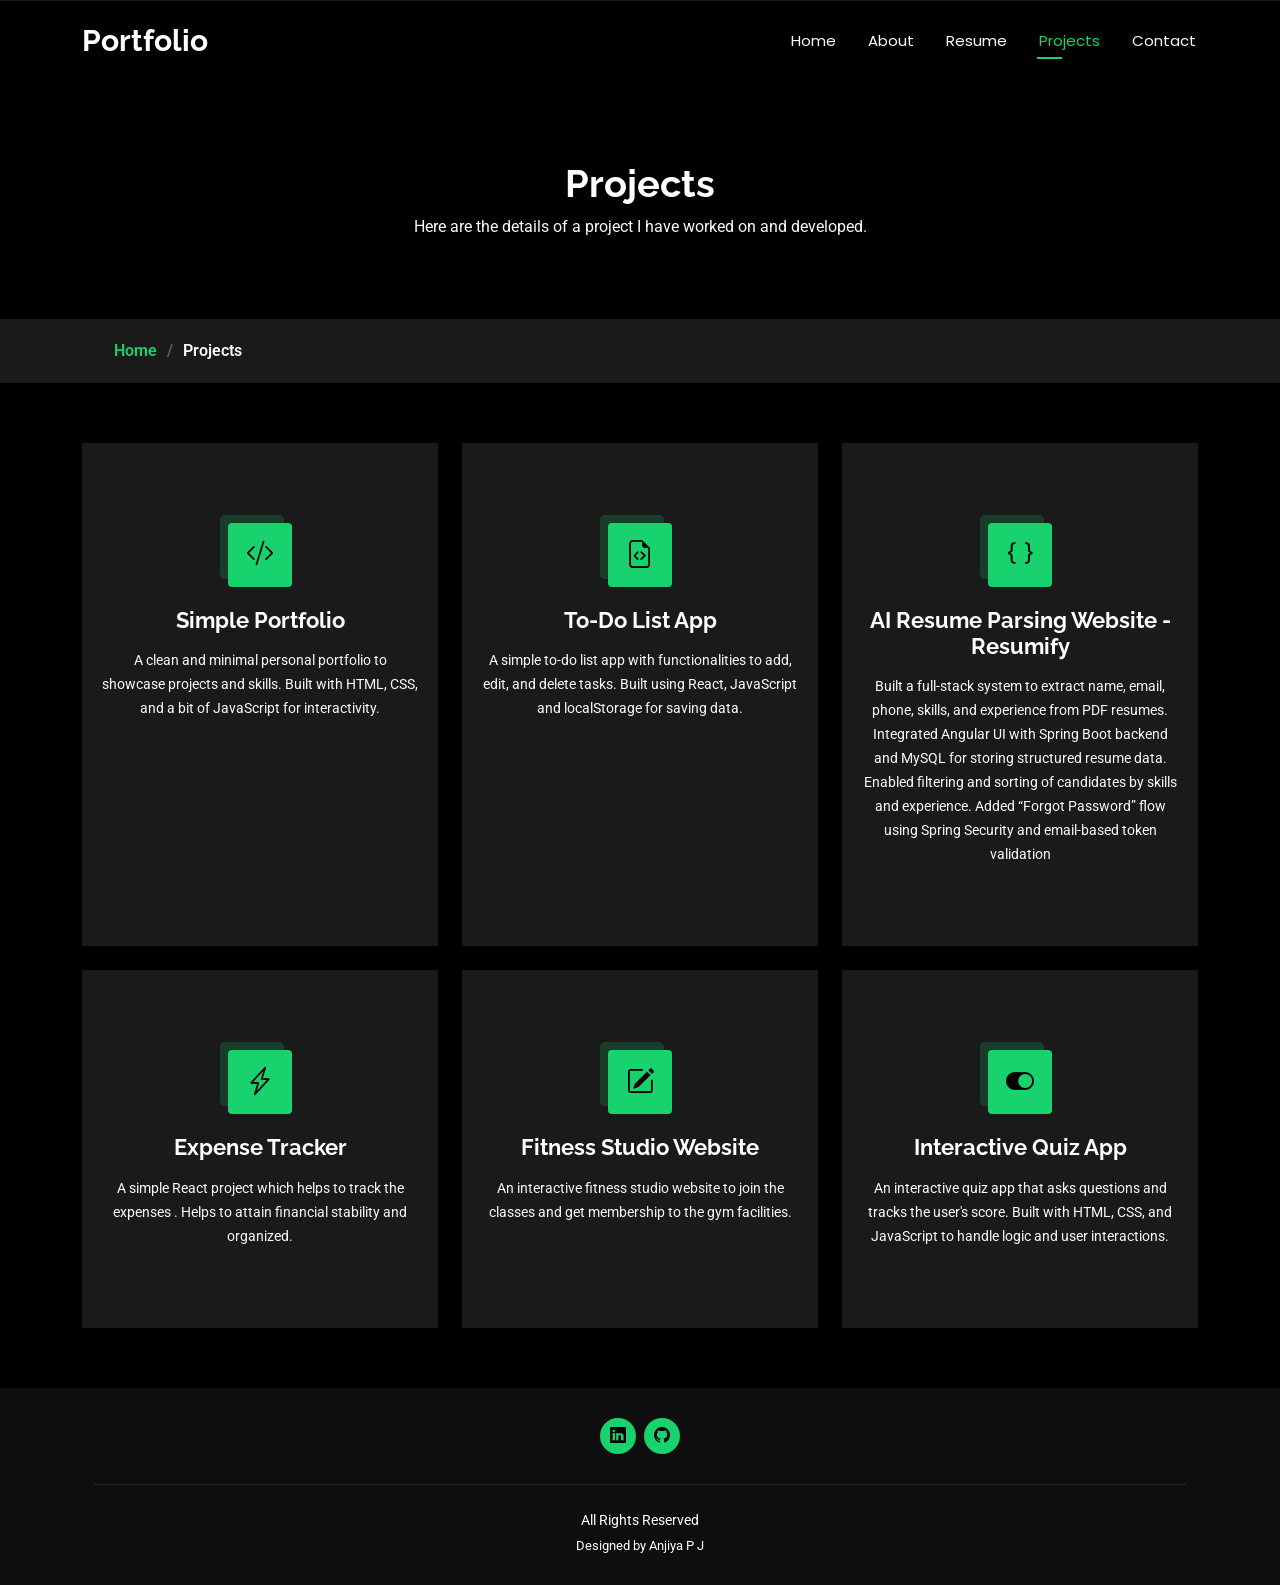
<file: services.html>
<!DOCTYPE html>
<html lang="en">

<head>
  <meta charset="utf-8">
  <meta content="width=device-width, initial-scale=1.0" name="viewport">
  <title>Projects</title>
  <meta name="description" content="">
  <meta name="keywords" content="">

  <!-- Favicons -->
  <link href="assets/img/favicon.png" rel="icon">
  <link href="assets/img/apple-touch-icon.png" rel="apple-touch-icon">

  <!-- Fonts -->
  <link href="https://fonts.googleapis.com" rel="preconnect">
  <link href="https://fonts.gstatic.com" rel="preconnect" crossorigin>
  <link href="https://fonts.googleapis.com/css2?family=Roboto:ital,wght@0,100;0,300;0,400;0,500;0,700;0,900;1,100;1,300;1,400;1,500;1,700;1,900&family=Poppins:ital,wght@0,100;0,200;0,300;0,400;0,500;0,600;0,700;0,800;0,900;1,100;1,200;1,300;1,400;1,500;1,600;1,700;1,800;1,900&family=Raleway:ital,wght@0,100;0,200;0,300;0,400;0,500;0,600;0,700;0,800;0,900;1,100;1,200;1,300;1,400;1,500;1,600;1,700;1,800;1,900&display=swap" rel="stylesheet">

  <!-- Vendor CSS Files -->
  <link href="assets/vendor/bootstrap/css/bootstrap.min.css" rel="stylesheet">
  <link href="assets/vendor/bootstrap-icons/bootstrap-icons.css" rel="stylesheet">
  <link href="assets/vendor/aos/aos.css" rel="stylesheet">
  <link href="assets/vendor/swiper/swiper-bundle.min.css" rel="stylesheet">
  <link href="assets/vendor/glightbox/css/glightbox.min.css" rel="stylesheet">

  <!-- Main CSS File -->
  <link href="assets/css/main.css" rel="stylesheet">

  <!-- =======================================================
  * Template Name: Personal
  * Template URL: https://bootstrapmade.com/personal-free-resume-bootstrap-template/
  * Updated: Mar 05 2025 with Bootstrap v5.3.3
  * Author: BootstrapMade.com
  * License: https://bootstrapmade.com/license/
  ======================================================== -->
</head>

<body class="services-page">

  <header id="header" class="header d-flex align-items-center fixed-top">
    <div class="container-fluid container-xl position-relative d-flex align-items-center justify-content-between">

      <a href="index.html" class="logo d-flex align-items-center">
        <!-- Uncomment the line below if you also wish to use an image logo -->
        <!-- <img src="assets/img/logo.webp" alt=""> -->
        <h1 class="sitename">Portfolio</h1>
      </a>

      <nav id="navmenu" class="navmenu">
        <ul>
          <li><a href="index.html">Home</a></li>
          <li><a href="about.html">About</a></li>
          <li><a href="resume.html">Resume</a></li>
          <li><a href="services.html" class="active">Projects</a></li>
          <li><a href="contact.html">Contact</a></li>
        </ul>
        <i class="mobile-nav-toggle d-xl-none bi bi-list"></i>
      </nav>

    </div>
  </header>

  <main class="main">

    <!-- Page Title -->
    <div class="page-title" data-aos="fade">
      <div class="heading">
        <div class="container">
          <div class="row d-flex justify-content-center text-center">
            <div class="col-lg-8">
              <h1>Projects</h1>
              <p class="mb-0">Here are the details of a project I have worked on and developed.</p>
            </div>
          </div>
        </div>
      </div>
      <nav class="breadcrumbs">
        <div class="container">
          <ol>
            <li><a href="index.html">Home</a></li>
            <li class="current">Projects</li>
          </ol>
        </div>
      </nav>
    </div><!-- End Page Title -->

    <!-- Services Section -->
    <section id="services" class="services section">

      <div class="container">

        <div class="row gy-4">

          <div class="col-lg-4 col-md-6" data-aos="fade-up" data-aos-delay="100">
            <div class="service-item  position-relative">
              <div class="icon">
                <i class="bi bi-code-slash"></i>
              </div>
              <a href="service-details.html" class="stretched-link">
                <h3>Simple Portfolio</h3>
              </a>
              <p>A clean and minimal personal portfolio to showcase projects and skills. Built with HTML, CSS, and a bit of JavaScript for interactivity.</p>
            </div>
          </div><!-- End Service Item -->

          <div class="col-lg-4 col-md-6" data-aos="fade-up" data-aos-delay="200">
            <div class="service-item position-relative">
              <div class="icon">
                <i class="bi bi-file-earmark-code"></i>
              </div>
              <a href="service-details.html" class="stretched-link">
                <h3>To-Do List App</h3>
              </a>
              <p>A simple to-do list app with functionalities to add, edit, and delete tasks. Built using React, JavaScript and localStorage for saving data.</p>
            </div>
          </div><!-- End Service Item -->

          <div class="col-lg-4 col-md-6" data-aos="fade-up" data-aos-delay="300">
            <div class="service-item position-relative">
              <div class="icon">
                <i class="bi bi-braces"></i>
              </div>
              <a href="service-details.html" class="stretched-link">
                <h3>AI Resume Parsing Website - Resumify</h3>
              </a>
              <p>Built a full-stack system to extract name, email, phone, skills, and experience
                from PDF resumes.
                Integrated Angular UI with Spring Boot backend and MySQL for storing
                structured resume data.
                Enabled filtering and sorting of candidates by skills and experience.
                Added “Forgot Password” flow using Spring Security and email-based token
                validation</p>
            </div>
          </div><!-- End Service Item -->

          <div class="col-lg-4 col-md-6" data-aos="fade-up" data-aos-delay="400">
            <div class="service-item position-relative">
              <div class="icon">
                <i class="bi bi-lightning-charge"></i>
              </div>
              <a href="service-details.html" class="stretched-link">
                <h3>Expense Tracker</h3>
              </a>
              <p>A simple React project which helps to track the expenses . Helps to attain financial stability and organized.</p>
              <a href="service-details.html" class="stretched-link"></a>
            </div>
          </div><!-- End Service Item -->

          <div class="col-lg-4 col-md-6" data-aos="fade-up" data-aos-delay="500">
            <div class="service-item position-relative">
              <div class="icon">
                <i class="bi bi-pencil-square"></i>
              </div>
              <a href="service-details.html" class="stretched-link">
                <h3>Fitness Studio Website</h3>
              </a>
              <p>An interactive fitness studio website to join the classes and get membership to the gym facilities.</p>
              <a href="service-details.html" class="stretched-link"></a>
            </div>
          </div><!-- End Service Item -->

          <div class="col-lg-4 col-md-6" data-aos="fade-up" data-aos-delay="600">
            <div class="service-item position-relative">
              <div class="icon">
                <i class="bi bi-toggle-on"></i>
              </div>
              <a href="service-details.html" class="stretched-link">
                <h3>Interactive Quiz App</h3>
              </a>
              <p>An interactive quiz app that asks questions and tracks the user's score. Built with HTML, CSS, and JavaScript to handle logic and user interactions.</p>
              <a href="service-details.html" class="stretched-link"></a>
            </div>
          </div><!-- End Service Item -->

        </div>

      </div>

    </section><!-- /Services Section -->

  </main>

  <footer id="footer" class="footer dark-background">
    <div class="container">
      <div class="social-links d-flex justify-content-center">
        <a href="https://www.linkedin.com/in/anjiya-pj-a567b8268/"><i class="bi bi-linkedin"></i></a>
        <a href="https://github.com/Anjiyapj"><i class="bi bi-github"></i></a>
      </div>
      <div class="container">
        <div class="copyright">
          <span>All Rights Reserved</span>
        </div>
        <div class="credits">
          Designed by Anjiya P J</a>
        </div>
      </div>
    </div>
  </footer>

  <!-- Scroll Top -->
  <a href="#" id="scroll-top" class="scroll-top d-flex align-items-center justify-content-center"><i class="bi bi-arrow-up-short"></i></a>

  <!-- Preloader -->
  <div id="preloader"></div>

  <!-- Vendor JS Files -->
  <script src="assets/vendor/bootstrap/js/bootstrap.bundle.min.js"></script>
  <script src="assets/vendor/php-email-form/validate.js"></script>
  <script src="assets/vendor/aos/aos.js"></script>
  <script src="assets/vendor/typed.js/typed.umd.js"></script>
  <script src="assets/vendor/purecounter/purecounter_vanilla.js"></script>
  <script src="assets/vendor/waypoints/noframework.waypoints.js"></script>
  <script src="assets/vendor/swiper/swiper-bundle.min.js"></script>
  <script src="assets/vendor/glightbox/js/glightbox.min.js"></script>
  <script src="assets/vendor/imagesloaded/imagesloaded.pkgd.min.js"></script>
  <script src="assets/vendor/isotope-layout/isotope.pkgd.min.js"></script>

  <!-- Main JS File -->
  <script src="assets/js/main.js"></script>

</body>

</html>
</file>
<file: assets/css/main.css>
/**
* Template Name: Personal
* Template URL: https://bootstrapmade.com/personal-free-resume-bootstrap-template/
* Updated: Mar 05 2025 with Bootstrap v5.3.3
* Author: BootstrapMade.com
* License: https://bootstrapmade.com/license/
*/

/*--------------------------------------------------------------
# Font & Color Variables
# Help: https://bootstrapmade.com/color-system/
--------------------------------------------------------------*/
/* Fonts */
:root {
  --default-font: "Roboto",  system-ui, -apple-system, "Segoe UI", Roboto, "Helvetica Neue", Arial, "Noto Sans", "Liberation Sans", sans-serif, "Apple Color Emoji", "Segoe UI Emoji", "Segoe UI Symbol", "Noto Color Emoji";
  --heading-font: "Raleway",  sans-serif;
  --nav-font: "Poppins",  sans-serif;
}

/* Global Colors - The following color variables are used throughout the website. Updating them here will change the color scheme of the entire website */
:root { 
  --background-color: #000000; /* Background color for the entire website, including individual sections */
  --default-color: #fafafa; /* Default color used for the majority of the text content across the entire website */
  --heading-color: #ffffff; /* Color for headings, subheadings and title throughout the website */
  --accent-color: #18d26e; /* Accent color that represents your brand on the website. It's used for buttons, links, and other elements that need to stand out */
  --surface-color: #1a1a1a; /* The surface color is used as a background of boxed elements within sections, such as cards, icon boxes, or other elements that require a visual separation from the global background. */
  --contrast-color: #000000; /* Contrast color for text, ensuring readability against backgrounds of accent, heading, or default colors. */
}

/* Nav Menu Colors - The following color variables are used specifically for the navigation menu. They are separate from the global colors to allow for more customization options */
:root {
  --nav-color: #fafafa;  /* The default color of the main navmenu links */
  --nav-hover-color: #18d26e; /* Applied to main navmenu links when they are hovered over or active */
  --nav-mobile-background-color: #1a1a1a; /* Used as the background color for mobile navigation menu */
  --nav-dropdown-background-color: #1a1a1a; /* Used as the background color for dropdown items that appear when hovering over primary navigation items */
  --nav-dropdown-color: #fafafa; /* Used for navigation links of the dropdown items in the navigation menu. */
  --nav-dropdown-hover-color: #18d26e; /* Similar to --nav-hover-color, this color is applied to dropdown navigation links when they are hovered over. */
}

/* Color Presets - These classes override global colors when applied to any section or element, providing reuse of the sam color scheme. */

.light-background {
  --background-color: #1a1a1a;
  --surface-color: #343434;
}

.dark-background {
  --background-color: rgba(15, 15, 15, 0.975);
  --default-color: #ffffff;
  --heading-color: #ffffff;
  --surface-color: #292929f9;
  --contrast-color: #000000;
}

/* Smooth scroll */
:root {
  scroll-behavior: smooth;
}

/*--------------------------------------------------------------
# General Styling & Shared Classes
--------------------------------------------------------------*/
body {
  color: var(--default-color);
  background-color: var(--background-color);
  font-family: var(--default-font);
}

a {
  color: var(--accent-color);
  text-decoration: none;
  transition: 0.3s;
}

a:hover {
  color: color-mix(in srgb, var(--accent-color), transparent 25%);
  text-decoration: none;
}

h1,
h2,
h3,
h4,
h5,
h6 {
  color: var(--heading-color);
  font-family: var(--heading-font);
}

/* PHP Email Form Messages
------------------------------*/
.php-email-form .error-message {
  display: none;
  background: #df1529;
  color: #ffffff;
  text-align: left;
  padding: 15px;
  margin-bottom: 24px;
  font-weight: 600;
}

.php-email-form .sent-message {
  display: none;
  color: #ffffff;
  background: #059652;
  text-align: center;
  padding: 15px;
  margin-bottom: 24px;
  font-weight: 600;
}

.php-email-form .loading {
  display: none;
  background: var(--surface-color);
  text-align: center;
  padding: 15px;
  margin-bottom: 24px;
}

.php-email-form .loading:before {
  content: "";
  display: inline-block;
  border-radius: 50%;
  width: 24px;
  height: 24px;
  margin: 0 10px -6px 0;
  border: 3px solid var(--accent-color);
  border-top-color: var(--surface-color);
  animation: php-email-form-loading 1s linear infinite;
}

@keyframes php-email-form-loading {
  0% {
    transform: rotate(0deg);
  }

  100% {
    transform: rotate(360deg);
  }
}

.btn-primary {
  background-color: #3b71ca;
  border-color: #3b71ca;
}

.btn-primary:hover {
  background-color: #2f5db7;
}

/*--------------------------------------------------------------
# Global Header
--------------------------------------------------------------*/
.header {
  --background-color: rgba(0, 0, 0, 0);
  color: var(--default-color);
  background-color: var(--background-color);
  padding: 15px 0;
  transition: all 0.5s;
  z-index: 997;
}

.header .logo {
  line-height: 1;
}

.header .logo img {
  max-height: 32px;
  margin-right: 8px;
}

.header .logo h1 {
  font-size: 30px;
  margin: 0;
  font-weight: 700;
  color: var(--heading-color);
}

.scrolled .header {
  box-shadow: 0px 0 18px rgba(0, 0, 0, 0.1);
}

/* Global Header on Scroll
------------------------------*/
.scrolled .header {
  --background-color: rgba(0, 0, 0, 0.8);
}

/*--------------------------------------------------------------
# Navigation Menu
--------------------------------------------------------------*/
/* Desktop Navigation */
@media (min-width: 1200px) {
  .navmenu {
    padding: 0;
  }

  .navmenu ul {
    margin: 0;
    padding: 0;
    display: flex;
    list-style: none;
    align-items: center;
  }

  .navmenu li {
    position: relative;
  }

  .navmenu>ul>li {
    white-space: nowrap;
    padding: 15px 14px;
  }

  .navmenu>ul>li:last-child {
    padding-right: 0;
  }

  .navmenu a,
  .navmenu a:focus {
    color: var(--nav-color);
    font-size: 15px;
    padding: 0 2px;
    font-family: var(--nav-font);
    font-weight: 400;
    display: flex;
    align-items: center;
    justify-content: space-between;
    white-space: nowrap;
    transition: 0.3s;
    position: relative;
  }

  .navmenu a i,
  .navmenu a:focus i {
    font-size: 12px;
    line-height: 0;
    margin-left: 5px;
    transition: 0.3s;
  }

  .navmenu>ul>li>a:before {
    content: "";
    position: absolute;
    height: 2px;
    bottom: -6px;
    left: 0;
    background-color: var(--nav-hover-color);
    visibility: hidden;
    width: 0px;
    transition: all 0.3s ease-in-out 0s;
  }

  .navmenu a:hover:before,
  .navmenu li:hover>a:before,
  .navmenu .active:before {
    visibility: visible;
    width: 25px;
  }

  .navmenu li:hover>a,
  .navmenu .active,
  .navmenu .active:focus {
    color: var(--nav-hover-color);
  }

  .navmenu .dropdown ul {
    margin: 0;
    padding: 10px 0;
    background: var(--nav-dropdown-background-color);
    display: block;
    position: absolute;
    visibility: hidden;
    left: 14px;
    top: 130%;
    opacity: 0;
    transition: 0.3s;
    border-radius: 4px;
    z-index: 99;
    box-shadow: 0px 0px 30px rgba(0, 0, 0, 0.1);
  }

  .navmenu .dropdown ul li {
    min-width: 200px;
  }

  .navmenu .dropdown ul a {
    padding: 10px 20px;
    font-size: 15px;
    text-transform: none;
    color: var(--nav-dropdown-color);
  }

  .navmenu .dropdown ul a i {
    font-size: 12px;
  }

  .navmenu .dropdown ul a:hover,
  .navmenu .dropdown ul .active:hover,
  .navmenu .dropdown ul li:hover>a {
    color: var(--nav-dropdown-hover-color);
  }

  .navmenu .dropdown:hover>ul {
    opacity: 1;
    top: 100%;
    visibility: visible;
  }

  .navmenu .dropdown .dropdown ul {
    top: 0;
    left: -90%;
    visibility: hidden;
  }

  .navmenu .dropdown .dropdown:hover>ul {
    opacity: 1;
    top: 0;
    left: -100%;
    visibility: visible;
  }
}

/* Mobile Navigation */
@media (max-width: 1199px) {
  .mobile-nav-toggle {
    color: var(--nav-color);
    font-size: 28px;
    line-height: 0;
    margin-right: 10px;
    cursor: pointer;
    transition: color 0.3s;
  }

  .navmenu {
    padding: 0;
    z-index: 9997;
  }

  .navmenu ul {
    display: none;
    list-style: none;
    position: absolute;
    inset: 60px 20px 20px 20px;
    padding: 10px 0;
    margin: 0;
    border-radius: 6px;
    background-color: var(--nav-mobile-background-color);
    border: 1px solid color-mix(in srgb, var(--default-color), transparent 90%);
    box-shadow: none;
    overflow-y: auto;
    transition: 0.3s;
    z-index: 9998;
  }

  .navmenu a,
  .navmenu a:focus {
    color: var(--nav-dropdown-color);
    padding: 10px 20px;
    font-family: var(--nav-font);
    font-size: 17px;
    font-weight: 500;
    display: flex;
    align-items: center;
    justify-content: space-between;
    white-space: nowrap;
    transition: 0.3s;
  }

  .navmenu a i,
  .navmenu a:focus i {
    font-size: 12px;
    line-height: 0;
    margin-left: 5px;
    width: 30px;
    height: 30px;
    display: flex;
    align-items: center;
    justify-content: center;
    border-radius: 50%;
    transition: 0.3s;
    background-color: color-mix(in srgb, var(--accent-color), transparent 90%);
  }

  .navmenu a i:hover,
  .navmenu a:focus i:hover {
    background-color: var(--accent-color);
    color: var(--contrast-color);
  }

  .navmenu a:hover,
  .navmenu .active,
  .navmenu .active:focus {
    color: var(--nav-dropdown-hover-color);
  }

  .navmenu .active i,
  .navmenu .active:focus i {
    background-color: var(--accent-color);
    color: var(--contrast-color);
    transform: rotate(180deg);
  }

  .navmenu .dropdown ul {
    position: static;
    display: none;
    z-index: 99;
    padding: 10px 0;
    margin: 10px 20px;
    background-color: var(--nav-dropdown-background-color);
    transition: all 0.5s ease-in-out;
  }

  .navmenu .dropdown ul ul {
    background-color: rgba(33, 37, 41, 0.1);
  }

  .navmenu .dropdown>.dropdown-active {
    display: block;
    background-color: rgba(33, 37, 41, 0.03);
  }

  .mobile-nav-active {
    overflow: hidden;
  }

  .mobile-nav-active .mobile-nav-toggle {
    color: #fff;
    position: absolute;
    font-size: 32px;
    top: 15px;
    right: 15px;
    margin-right: 0;
    z-index: 9999;
  }

  .mobile-nav-active .navmenu {
    position: fixed;
    overflow: hidden;
    inset: 0;
    background: rgba(33, 37, 41, 0.8);
    transition: 0.3s;
  }

  .mobile-nav-active .navmenu>ul {
    display: block;
  }
}

/*--------------------------------------------------------------
# Global Footer
--------------------------------------------------------------*/
.footer {
  color: var(--default-color);
  background-color: var(--background-color);
  font-size: 14px;
  text-align: center;
  padding: 30px 0;
  position: relative;
}

.footer h3 {
  font-size: 36px;
  font-weight: 700;
  position: relative;
  padding: 0;
  margin: 0 0 15px 0;
}

.footer p {
  font-size: 15;
  font-style: italic;
  padding: 0;
  margin: 0 0 30px 0;
}

.footer .social-links {
  margin: 0 0 30px 0;
}

.footer .social-links a {
  font-size: 16px;
  display: flex;
  align-items: center;
  justify-content: center;
  background: var(--accent-color);
  color: var(--contrast-color);
  line-height: 1;
  margin: 0 4px;
  border-radius: 50%;
  text-align: center;
  width: 36px;
  height: 36px;
  transition: 0.3s;
}

.footer .social-links a:hover {
  background: color-mix(in srgb, var(--accent-color), transparent 20%);
  text-decoration: none;
}

.footer .copyright {
  padding-top: 25px;
  border-top: 1px solid color-mix(in srgb, var(--default-color), transparent 90%);
}

.footer .credits {
  font-size: 13px;
  padding-top: 5px;
}

/*--------------------------------------------------------------
# Preloader
--------------------------------------------------------------*/
#preloader {
  position: fixed;
  inset: 0;
  z-index: 999999;
  overflow: hidden;
  background: var(--background-color);
  transition: all 0.6s ease-out;
}

#preloader:before {
  content: "";
  position: fixed;
  top: calc(50% - 30px);
  left: calc(50% - 30px);
  border: 6px solid #ffffff;
  border-color: var(--accent-color) transparent var(--accent-color) transparent;
  border-radius: 50%;
  width: 60px;
  height: 60px;
  animation: animate-preloader 1.5s linear infinite;
}

@keyframes animate-preloader {
  0% {
    transform: rotate(0deg);
  }

  100% {
    transform: rotate(360deg);
  }
}

/*--------------------------------------------------------------
# Scroll Top Button
--------------------------------------------------------------*/
.scroll-top {
  position: fixed;
  visibility: hidden;
  opacity: 0;
  right: 15px;
  bottom: -15px;
  z-index: 99999;
  background-color: var(--accent-color);
  width: 44px;
  height: 44px;
  border-radius: 50px;
  transition: all 0.4s;
}

.scroll-top i {
  font-size: 24px;
  color: var(--contrast-color);
  line-height: 0;
}

.scroll-top:hover {
  background-color: color-mix(in srgb, var(--accent-color), transparent 20%);
  color: var(--contrast-color);
}

.scroll-top.active {
  visibility: visible;
  opacity: 1;
  bottom: 15px;
}

/*--------------------------------------------------------------
# Disable aos animation delay on mobile devices
--------------------------------------------------------------*/
@media screen and (max-width: 768px) {
  [data-aos-delay] {
    transition-delay: 0 !important;
  }
}

/*--------------------------------------------------------------
# Global Page Titles & Breadcrumbs
--------------------------------------------------------------*/
.page-title {
  color: var(--default-color);
  background-color: var(--background-color);
  position: relative;
}

.page-title .heading {
  padding: 160px 0 80px 0;
  border-top: 1px solid color-mix(in srgb, var(--default-color), transparent 90%);
}

.page-title .heading h1 {
  font-size: 38px;
  font-weight: 700;
}

.page-title nav {
  background-color: color-mix(in srgb, var(--default-color), transparent 90%);
  padding: 20px 0;
}

.page-title nav ol {
  display: flex;
  flex-wrap: wrap;
  list-style: none;
  margin: 0;
  font-size: 16px;
  font-weight: 600;
}

.page-title nav ol li+li {
  padding-left: 10px;
}

.page-title nav ol li+li::before {
  content: "/";
  display: inline-block;
  padding-right: 10px;
  color: color-mix(in srgb, var(--default-color), transparent 70%);
}

/*--------------------------------------------------------------
# Global Sections
--------------------------------------------------------------*/
section,
.section {
  color: var(--default-color);
  background-color: var(--background-color);
  padding: 60px 0;
  scroll-margin-top: 100px;
  overflow: clip;
}

@media (max-width: 1199px) {

  section,
  .section {
    scroll-margin-top: 66px;
  }
}

/*--------------------------------------------------------------
# Global Section Titles
--------------------------------------------------------------*/
.section-title {
  padding-bottom: 60px;
  position: relative;
}

.section-title h2 {
  font-size: 14px;
  font-weight: 500;
  padding: 0;
  line-height: 1px;
  margin: 0;
  letter-spacing: 1.5px;
  text-transform: uppercase;
  color: color-mix(in srgb, var(--default-color), transparent 50%);
  position: relative;
}

.section-title h2::after {
  content: "";
  width: 120px;
  height: 1px;
  display: inline-block;
  background: var(--accent-color);
  margin: 4px 10px;
}

.section-title div {
  color: var(--heading-color);
  margin: 0;
  margin: 0;
  font-size: 28px;
  font-weight: 700;
  text-transform: uppercase;
  font-family: var(--heading-font);
}

/*--------------------------------------------------------------
# Hero Section
--------------------------------------------------------------*/
.hero {
  width: 100%;
  min-height: 100vh;
  position: relative;
  padding: 80px 0;
  display: flex;
  align-items: center;
  justify-content: center;
}

.hero img {
  position: absolute;
  inset: 0;
  display: block;
  width: 100%;
  height: 100%;
  object-fit: cover;
  z-index: 1;
}

.hero .container {
  position: relative;
  z-index: 3;
}

.hero h2 {
  margin: 0;
  font-size: 64px;
  font-weight: 700;
}

.hero p {
  margin: 5px 0 0 0;
  font-size: 26px;
}

.hero p span {
  letter-spacing: 1px;
  border-bottom: 2px solid var(--accent-color);
}

.hero .social-links {
  margin-top: 25px;
}

.hero .social-links a {
  background-color: color-mix(in srgb, var(--default-color), transparent 90%);
  color: var(--default-color);
  font-size: 14px;
  width: 40px;
  height: 40px;
  border-radius: 50px;
  display: inline-flex;
  align-items: center;
  justify-content: center;
  margin-right: 20px;
  transition: 0.3s;
}

.hero .social-links a:hover {
  background-color: var(--accent-color);
}

@media (max-width: 768px) {
  .hero h2 {
    font-size: 32px;
  }

  .hero p {
    font-size: 20px;
  }
}

/*--------------------------------------------------------------
# About Section
--------------------------------------------------------------*/
.about .content h2 {
  font-weight: 700;
  font-size: 24px;
}

.about .content ul {
  list-style: none;
  padding: 0;
}

.about .content ul li {
  margin-bottom: 20px;
  display: flex;
  align-items: center;
}

.about .content ul strong {
  margin-right: 10px;
}

.about .content ul i {
  font-size: 16px;
  margin-right: 5px;
  color: var(--accent-color);
  line-height: 0;
}

/*--------------------------------------------------------------
# Stats Section
--------------------------------------------------------------*/
.stats i {
  background-color: var(--surface-color);
  color: var(--accent-color);
  box-shadow: 0px 2px 25px rgba(0, 0, 0, 0.1);
  width: 54px;
  height: 54px;
  font-size: 24px;
  border-radius: 50px;
  border: 2px solid var(--background-color);
  display: inline-flex;
  align-items: center;
  justify-content: center;
  position: relative;
  z-index: 1;
}

.stats .stats-item {
  background-color: var(--surface-color);
  margin-top: -27px;
  padding: 30px 30px 25px 30px;
  width: 100%;
  position: relative;
  text-align: center;
  box-shadow: 0px 2px 35px rgba(0, 0, 0, 0.1);
  border-radius: 4px;
  z-index: 0;
}

.stats .stats-item span {
  font-size: 36px;
  display: block;
  font-weight: 700;
  color: color-mix(in srgb, var(--default-color), transparent 20%);
}

.stats .stats-item p {
  padding: 0;
  margin: 0;
  font-family: var(--heading-font);
  font-size: 16px;
}

/*--------------------------------------------------------------
# Skills Section
--------------------------------------------------------------*/
.skills .progress {
  height: 60px;
  display: block;
  background: none;
  border-radius: 0;
}

.skills .progress .skill {
  color: var(--heading-color);
  padding: 0;
  margin: 0 0 6px 0;
  text-transform: uppercase;
  display: block;
  font-weight: 600;
  font-family: var(--heading-font);
}

.skills .progress .skill .val {
  float: right;
  font-style: normal;
}

.skills .progress-bar-wrap {
  background: color-mix(in srgb, var(--default-color), transparent 90%);
  height: 10px;
}

.skills .progress-bar {
  width: 1px;
  height: 10px;
  transition: 0.9s;
  background-color: var(--accent-color);
}

/*--------------------------------------------------------------
# Interests Section
--------------------------------------------------------------*/
.interests .features-item {
  background-color: var(--surface-color);
  display: flex;
  align-items: center;
  padding: 20px;
  transition: 0.3s;
  border: 1px solid color-mix(in srgb, var(--default-color), transparent 90%);
  position: relative;
}

.interests .features-item i {
  font-size: 32px;
  padding-right: 10px;
  line-height: 0;
}

.interests .features-item h3 {
  font-weight: 700;
  margin: 0;
  padding: 0;
  line-height: 1;
  font-size: 16px;
}

.interests .features-item h3 a {
  color: var(--heading-color);
  transition: 0.3s;
}

.interests .features-item:hover {
  border-color: var(--accent-color);
}

.interests .features-item:hover h3 a {
  color: var(--accent-color);
}

/*--------------------------------------------------------------
# Testimonials Section
--------------------------------------------------------------*/
.testimonials .testimonials-carousel,
.testimonials .testimonials-slider {
  overflow: hidden;
}

.testimonials .testimonial-item {
  box-sizing: content-box;
  min-height: 320px;
}

.testimonials .testimonial-item .testimonial-img {
  width: 90px;
  border-radius: 50%;
  margin: -40px 0 0 40px;
  position: relative;
  z-index: 2;
  border: 6px solid var(--background-color);
}

.testimonials .testimonial-item h3 {
  font-size: 18px;
  font-weight: bold;
  margin: 10px 0 5px 45px;
}

.testimonials .testimonial-item h4 {
  font-size: 14px;
  color: color-mix(in srgb, var(--default-color), transparent 20%);
  margin: 0 0 0 45px;
}

.testimonials .testimonial-item .quote-icon-left,
.testimonials .testimonial-item .quote-icon-right {
  color: color-mix(in srgb, var(--accent-color), transparent 50%);
  font-size: 26px;
  line-height: 0;
}

.testimonials .testimonial-item .quote-icon-left {
  display: inline-block;
  left: -5px;
  position: relative;
}

.testimonials .testimonial-item .quote-icon-right {
  display: inline-block;
  right: -5px;
  position: relative;
  top: 10px;
  transform: scale(-1, -1);
}

.testimonials .testimonial-item p {
  font-style: italic;
  margin: 0 15px 0 15px;
  padding: 20px 20px 60px 20px;
  background: var(--surface-color);
  border-radius: 6px;
  position: relative;
  z-index: 1;
}

.testimonials .swiper-wrapper {
  height: auto;
}

.testimonials .swiper-pagination {
  margin-top: 20px;
  position: relative;
}

.testimonials .swiper-pagination .swiper-pagination-bullet {
  width: 12px;
  height: 12px;
  background-color: var(--background-color);
  opacity: 1;
  border: 1px solid var(--accent-color);
}

.testimonials .swiper-pagination .swiper-pagination-bullet-active {
  background-color: var(--accent-color);
}

/*--------------------------------------------------------------
# Resume Section
--------------------------------------------------------------*/
.resume .resume-title {
  color: var(--heading-color);
  font-size: 26px;
  font-weight: 700;
  margin-top: 20px;
  margin-bottom: 20px;
}

.resume .resume-item {
  padding: 0 0 20px 20px;
  margin-top: -2px;
  border-left: 2px solid var(--accent-color);
  position: relative;
}

.resume .resume-item h4 {
  line-height: 18px;
  font-size: 18px;
  font-weight: 600;
  text-transform: uppercase;
  color: color-mix(in srgb, var(--default-color), transparent 20%);
  margin-bottom: 10px;
}

.resume .resume-item h5 {
  font-size: 16px;
  padding: 5px 15px;
  display: inline-block;
  font-weight: 600;
  margin-bottom: 10px;
}

.resume .resume-item ul {
  padding-left: 20px;
}

.resume .resume-item ul li {
  padding-bottom: 10px;
}

.resume .resume-item:last-child {
  padding-bottom: 0;
}

.resume .resume-item::before {
  content: "";
  position: absolute;
  width: 16px;
  height: 16px;
  border-radius: 50px;
  left: -9px;
  top: 0;
  background: var(--background-color);
  border: 2px solid var(--accent-color);
}

/*--------------------------------------------------------------
# Services Section
--------------------------------------------------------------*/
.services .service-item {
  background-color: var(--surface-color);
  text-align: center;
  padding: 80px 20px;
  transition: all ease-in-out 0.3s;
  height: 100%;
}

.services .service-item .icon {
  margin: 0 auto;
  width: 64px;
  height: 64px;
  background: var(--accent-color);
  border-radius: 4px;
  display: flex;
  align-items: center;
  justify-content: center;
  margin-bottom: 20px;
  transition: 0.3s;
  transform-style: preserve-3d;
}

.services .service-item .icon i {
  color: var(--contrast-color);
  font-size: 28px;
  transition: ease-in-out 0.3s;
}

.services .service-item .icon::before {
  position: absolute;
  content: "";
  left: -8px;
  top: -8px;
  height: 100%;
  width: 100%;
  background: color-mix(in srgb, var(--accent-color), transparent 80%);
  border-radius: 5px;
  transition: all 0.3s ease-out 0s;
  transform: translateZ(-1px);
}

.services .service-item h3 {
  font-weight: 700;
  margin: 10px 0 15px 0;
  font-size: 22px;
}

.services .service-item p {
  line-height: 24px;
  font-size: 14px;
  margin-bottom: 0;
}

.services .service-item:hover {
  background: var(--accent-color);
  border-color: var(--accent-color);
}

.services .service-item:hover .icon {
  background: var(--surface-color);
}

.services .service-item:hover .icon i {
  color: var(--accent-color);
}

.services .service-item:hover .icon::before {
  background: color-mix(in srgb, var(--background-color), transparent 70%);
}

.services .service-item:hover h3,
.services .service-item:hover p {
  color: var(--contrast-color);
}

/*--------------------------------------------------------------
# Service Details Section
--------------------------------------------------------------*/
.service-details .services-list {
  background-color: var(--surface-color);
  padding: 10px 30px;
  border: 1px solid color-mix(in srgb, var(--default-color), transparent 90%);
  margin-bottom: 20px;
}

.service-details .services-list a {
  display: block;
  line-height: 1;
  padding: 8px 0 8px 15px;
  border-left: 3px solid color-mix(in srgb, var(--default-color), transparent 70%);
  margin: 20px 0;
  color: color-mix(in srgb, var(--default-color), transparent 20%);
  transition: 0.3s;
}

.service-details .services-list a.active {
  color: var(--heading-color);
  font-weight: 700;
  border-color: var(--accent-color);
}

.service-details .services-list a:hover {
  border-color: var(--accent-color);
}

.service-details .services-img {
  margin-bottom: 20px;
}

.service-details h3 {
  font-size: 26px;
  font-weight: 700;
}

.service-details h4 {
  font-size: 20px;
  font-weight: 700;
}

.service-details p {
  font-size: 15px;
}

.service-details ul {
  list-style: none;
  padding: 0;
  font-size: 15px;
}

.service-details ul li {
  padding: 5px 0;
  display: flex;
  align-items: center;
}

.service-details ul i {
  font-size: 20px;
  margin-right: 8px;
  color: var(--accent-color);
}

/*--------------------------------------------------------------
# Portfolio Section
--------------------------------------------------------------*/
.portfolio .portfolio-filters {
  padding: 0;
  margin: 0 auto 20px auto;
  list-style: none;
  text-align: center;
}

.portfolio .portfolio-filters li {
  cursor: pointer;
  display: inline-block;
  padding: 0;
  font-size: 18px;
  font-weight: 500;
  margin: 0 10px;
  line-height: 1;
  margin-bottom: 5px;
  transition: all 0.3s ease-in-out;
}

.portfolio .portfolio-filters li:hover,
.portfolio .portfolio-filters li.filter-active {
  color: var(--accent-color);
}

.portfolio .portfolio-filters li:first-child {
  margin-left: 0;
}

.portfolio .portfolio-filters li:last-child {
  margin-right: 0;
}

@media (max-width: 575px) {
  .portfolio .portfolio-filters li {
    font-size: 14px;
    margin: 0 5px;
  }
}

.portfolio .portfolio-content {
  position: relative;
  overflow: hidden;
}

.portfolio .portfolio-content img {
  transition: 0.3s;
}

.portfolio .portfolio-content .portfolio-info {
  opacity: 0;
  position: absolute;
  inset: 0;
  z-index: 3;
  transition: all ease-in-out 0.3s;
  background: rgba(0, 0, 0, 0.6);
  padding: 15px;
}

.portfolio .portfolio-content .portfolio-info h4 {
  font-size: 14px;
  padding: 5px 10px;
  font-weight: 400;
  color: #ffffff;
  display: inline-block;
  background-color: var(--accent-color);
}

.portfolio .portfolio-content .portfolio-info p {
  position: absolute;
  bottom: 10px;
  text-align: center;
  display: inline-block;
  left: 0;
  right: 0;
  font-size: 16px;
  font-weight: 600;
  color: rgba(255, 255, 255, 0.8);
}

.portfolio .portfolio-content .portfolio-info .preview-link,
.portfolio .portfolio-content .portfolio-info .details-link {
  position: absolute;
  left: calc(50% - 40px);
  font-size: 26px;
  top: calc(50% - 14px);
  color: #fff;
  transition: 0.3s;
  line-height: 1.2;
}

.portfolio .portfolio-content .portfolio-info .preview-link:hover,
.portfolio .portfolio-content .portfolio-info .details-link:hover {
  color: var(--accent-color);
}

.portfolio .portfolio-content .portfolio-info .details-link {
  left: 50%;
  font-size: 34px;
  line-height: 0;
}

.portfolio .portfolio-content:hover .portfolio-info {
  opacity: 1;
}

.portfolio .portfolio-content:hover img {
  transform: scale(1.1);
}

/*--------------------------------------------------------------
# Portfolio Details Section
--------------------------------------------------------------*/
.portfolio-details .portfolio-details-slider img {
  width: 100%;
}

.portfolio-details .portfolio-details-slider .swiper-pagination {
  margin-top: 20px;
  position: relative;
}

.portfolio-details .portfolio-details-slider .swiper-pagination .swiper-pagination-bullet {
  width: 12px;
  height: 12px;
  background-color: color-mix(in srgb, var(--default-color), transparent 85%);
  opacity: 1;
}

.portfolio-details .portfolio-details-slider .swiper-pagination .swiper-pagination-bullet-active {
  background-color: var(--accent-color);
}

.portfolio-details .portfolio-info {
  background-color: var(--surface-color);
  padding: 30px;
  box-shadow: 0px 0 30px rgba(0, 0, 0, 0.1);
}

.portfolio-details .portfolio-info h3 {
  font-size: 22px;
  font-weight: 700;
  margin-bottom: 20px;
  padding-bottom: 20px;
  border-bottom: 1px solid color-mix(in srgb, var(--default-color), transparent 85%);
}

.portfolio-details .portfolio-info ul {
  list-style: none;
  padding: 0;
  font-size: 15px;
}

.portfolio-details .portfolio-info ul li+li {
  margin-top: 10px;
}

.portfolio-details .portfolio-description {
  padding-top: 30px;
}

.portfolio-details .portfolio-description h2 {
  font-size: 26px;
  font-weight: 700;
  margin-bottom: 20px;
}

.portfolio-details .portfolio-description p {
  padding: 0;
  color: color-mix(in srgb, var(--default-color), transparent 30%);
}

/*--------------------------------------------------------------
# Starter Section Section
--------------------------------------------------------------*/
.starter-section {
  /* Add your styles here */
}

/*--------------------------------------------------------------
# Contact Section
--------------------------------------------------------------*/
.contact .info-item {
  box-shadow: 0px 0px 20px rgba(0, 0, 0, 0.1);
  padding: 20px 30px;
}

.contact .info-item .icon {
  color: var(--contrast-color);
  background-color: var(--accent-color);
  width: 56px;
  height: 56px;
  font-size: 24px;
  display: flex;
  justify-content: center;
  align-items: center;
  transition: all 0.3s ease-in-out;
  border-radius: 50%;
  margin-right: 15px;
}

.contact .info-item h3 {
  font-size: 18px;
  font-weight: 700;
  margin: 0 0 2px 0;
}

.contact .info-item p {
  padding: 0;
  margin-bottom: 0;
  font-size: 14px;
}

.contact .info-item .social-links a {
  font-size: 24px;
  display: inline-block;
  line-height: 1;
  margin: 4px 6px 0 0;
  transition: 0.3s;
  color: color-mix(in srgb, var(--default-color), transparent 50%);
}

.contact .info-item .social-links a:hover {
  color: var(--accent-color);
}

.contact .php-email-form {
  box-shadow: 0px 0px 20px rgba(0, 0, 0, 0.1);
  padding: 30px;
  margin-top: 30px;
}

@media (max-width: 575px) {
  .contact .php-email-form {
    padding: 20px;
  }
}

.contact .php-email-form input[type=text],
.contact .php-email-form input[type=email],
.contact .php-email-form textarea {
  color: var(--default-color);
  background-color: color-mix(in srgb, var(--background-color), transparent 50%);
  border-color: color-mix(in srgb, var(--default-color), transparent 80%);
  font-size: 14px;
  padding: 10px 15px;
  box-shadow: none;
  border-radius: 0;
}

.contact .php-email-form input[type=text]:focus,
.contact .php-email-form input[type=email]:focus,
.contact .php-email-form textarea:focus {
  border-color: var(--accent-color);
}

.contact .php-email-form input[type=text]::placeholder,
.contact .php-email-form input[type=email]::placeholder,
.contact .php-email-form textarea::placeholder {
  color: color-mix(in srgb, var(--default-color), transparent 70%);
}

.contact .php-email-form button[type=submit] {
  color: var(--contrast-color);
  background: var(--accent-color);
  border: 0;
  padding: 10px 30px;
  transition: 0.4s;
  border-radius: 50px;
}

.contact .php-email-form button[type=submit]:hover {
  background: color-mix(in srgb, var(--accent-color), transparent 20%);
}
</file>
